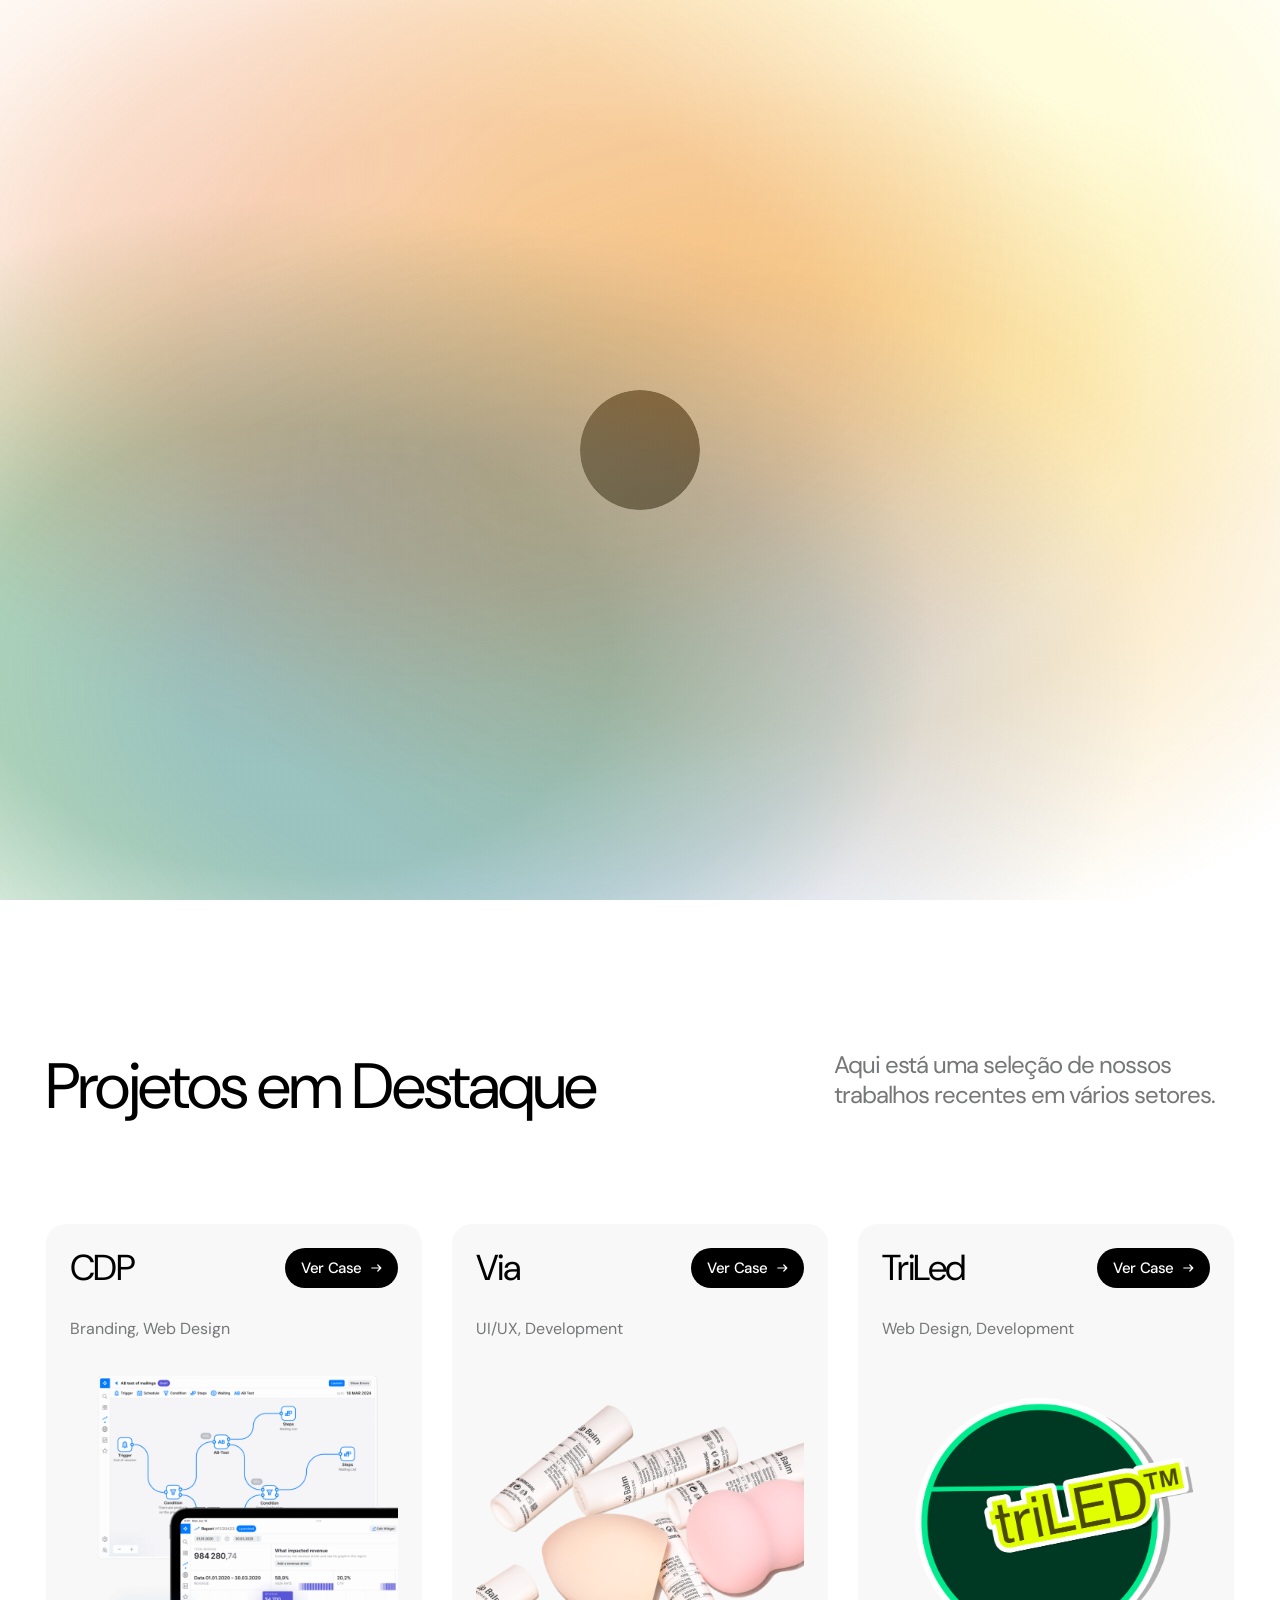
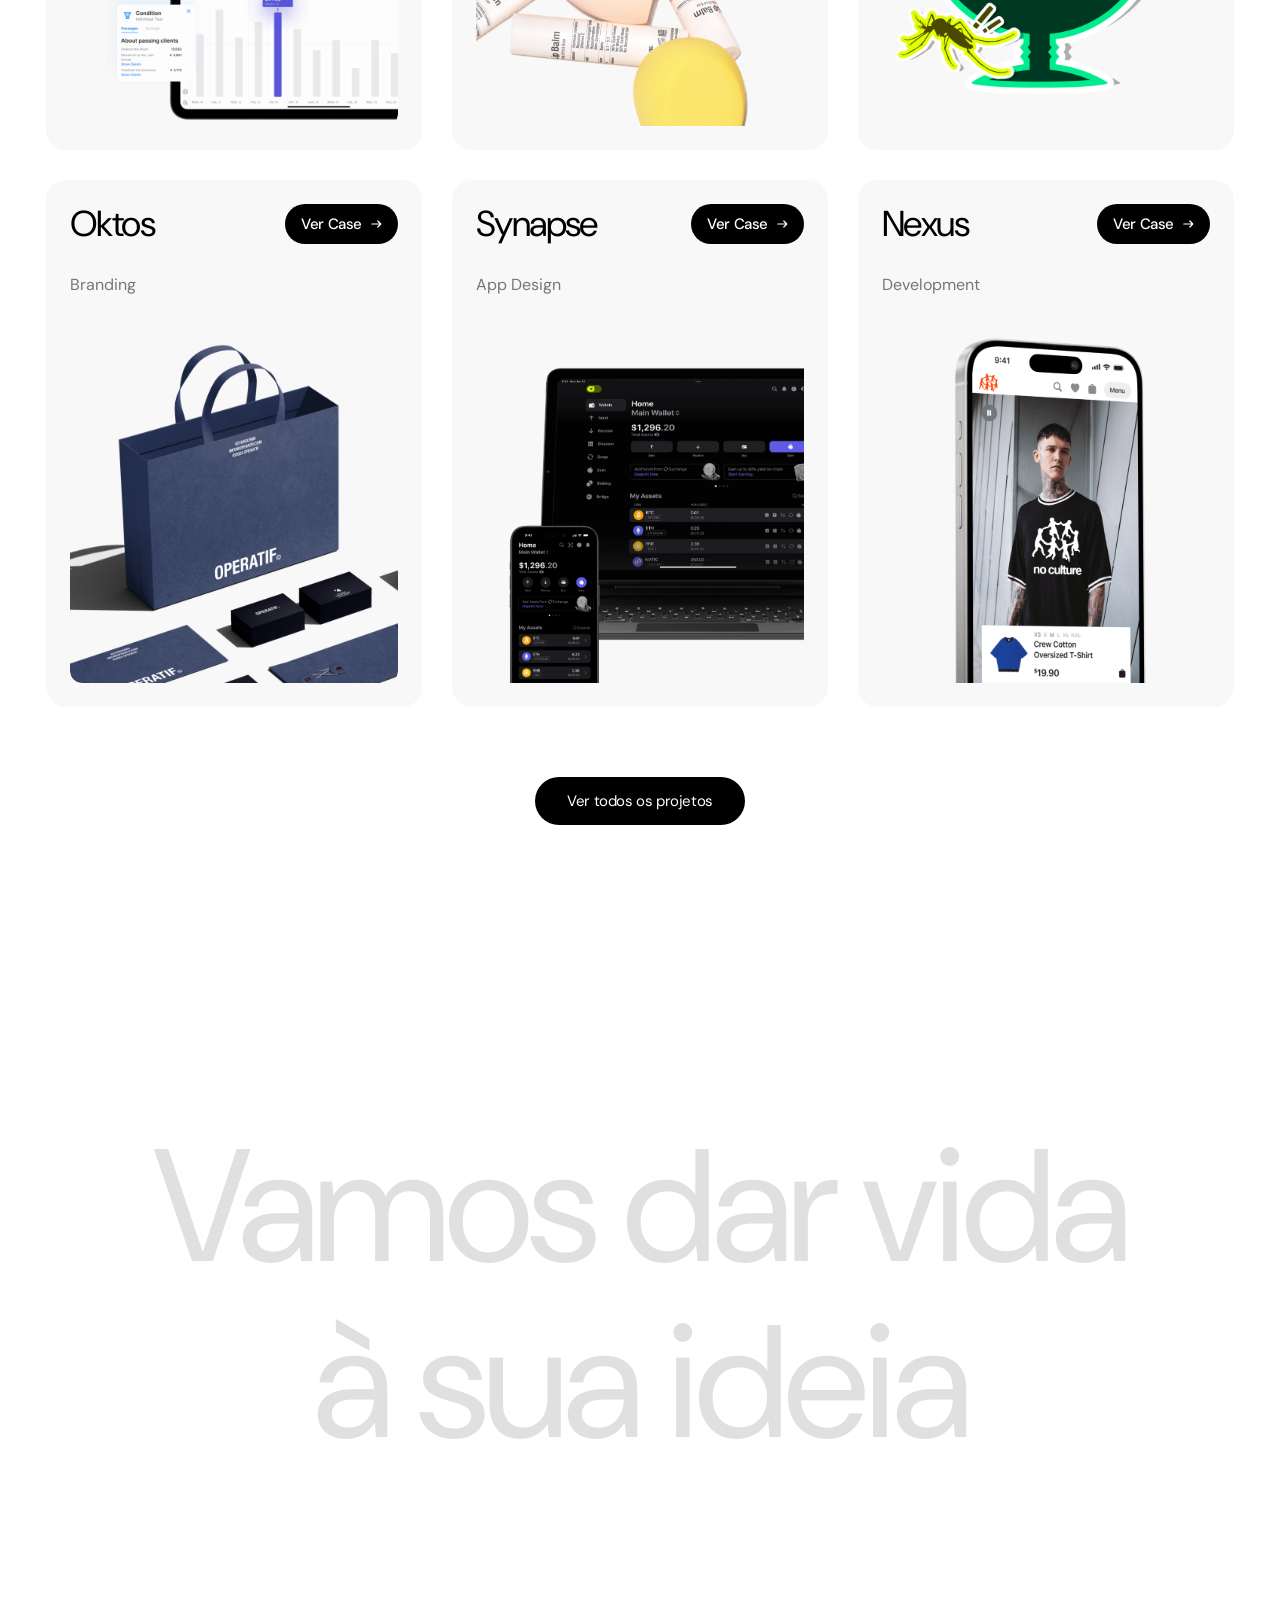
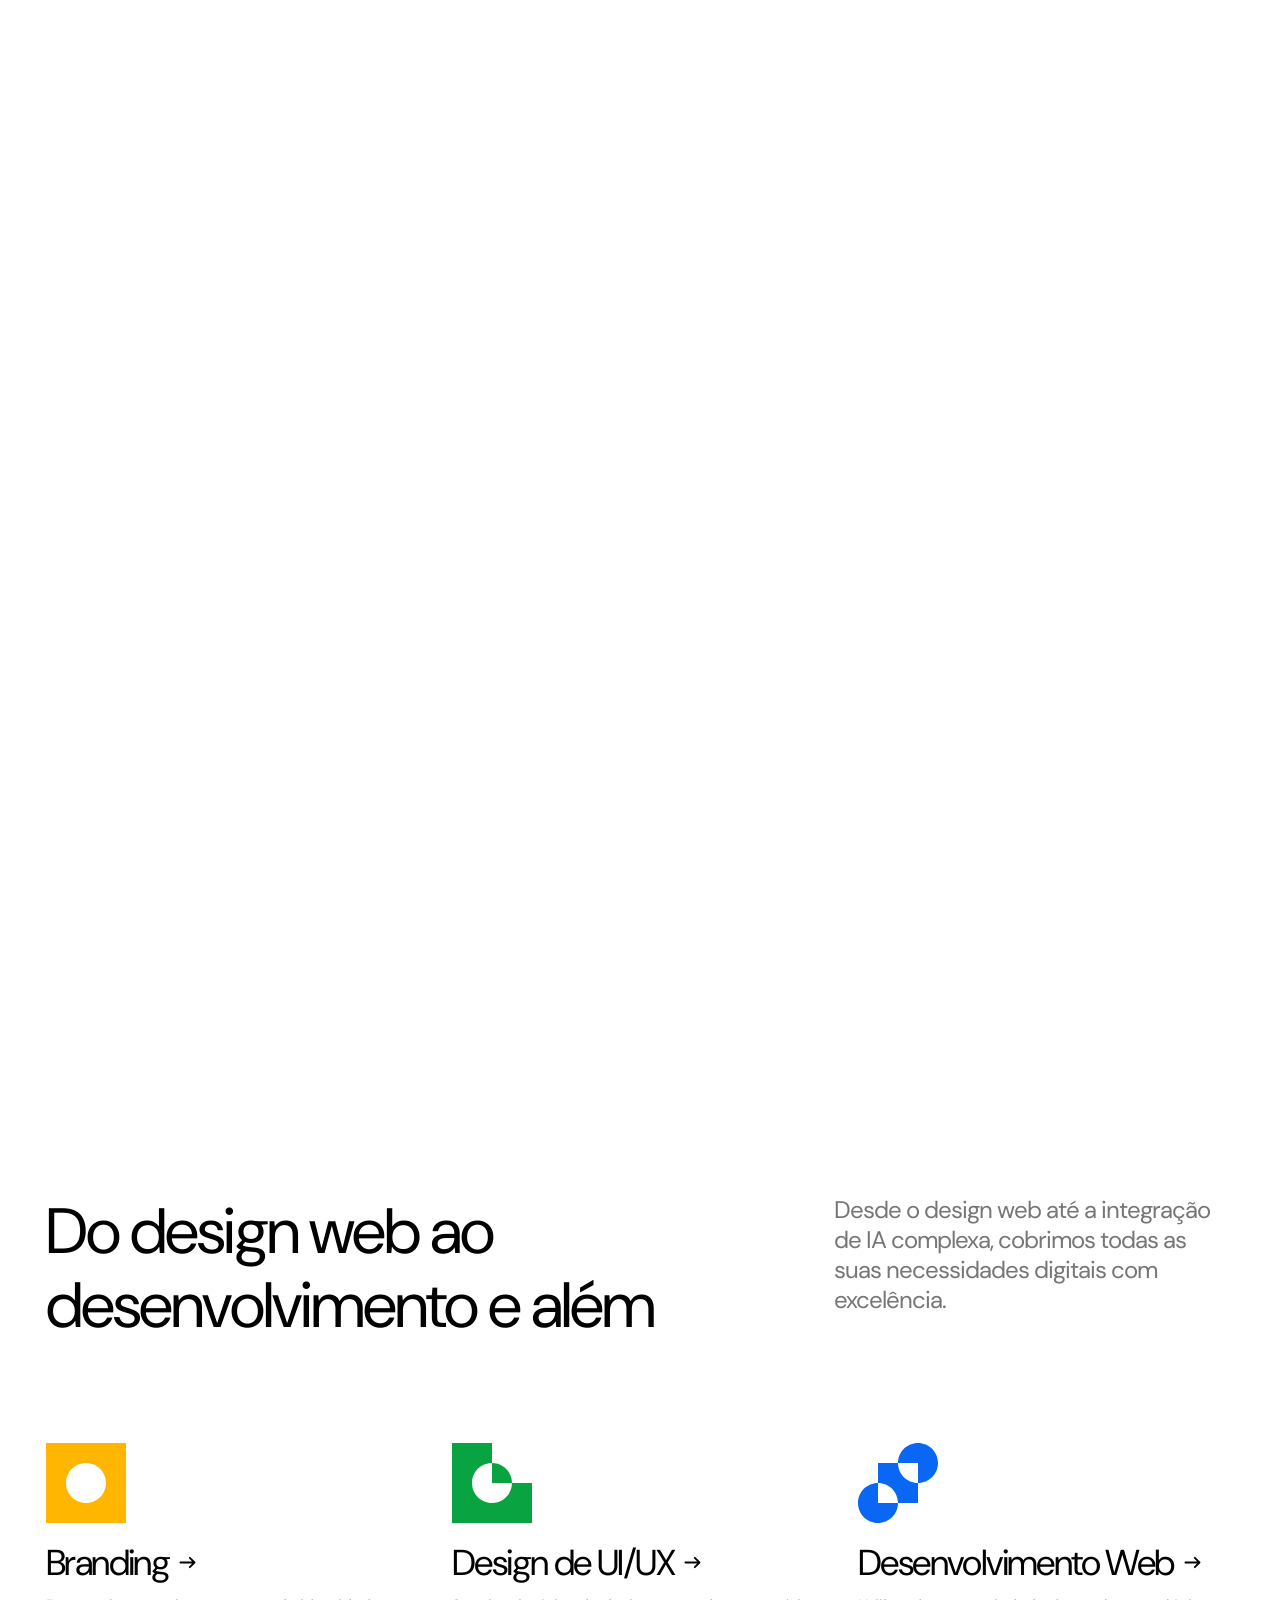
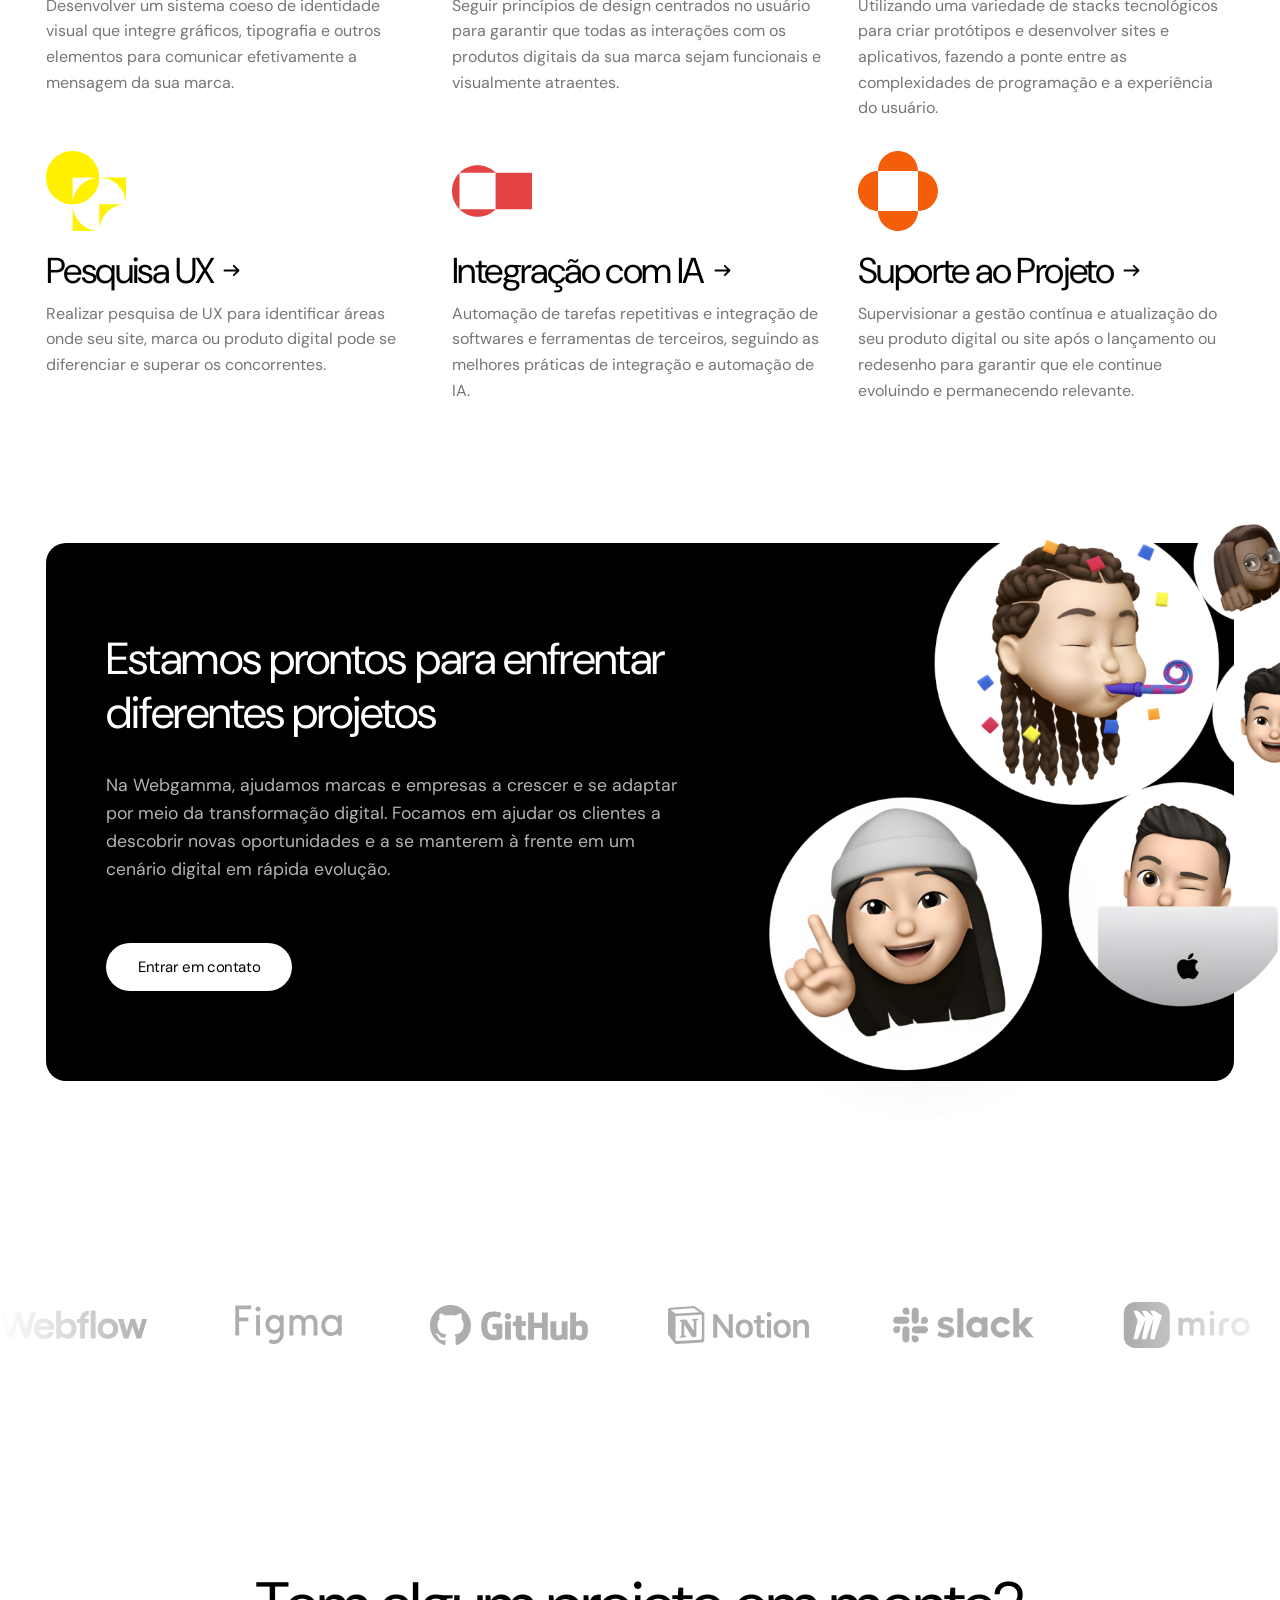
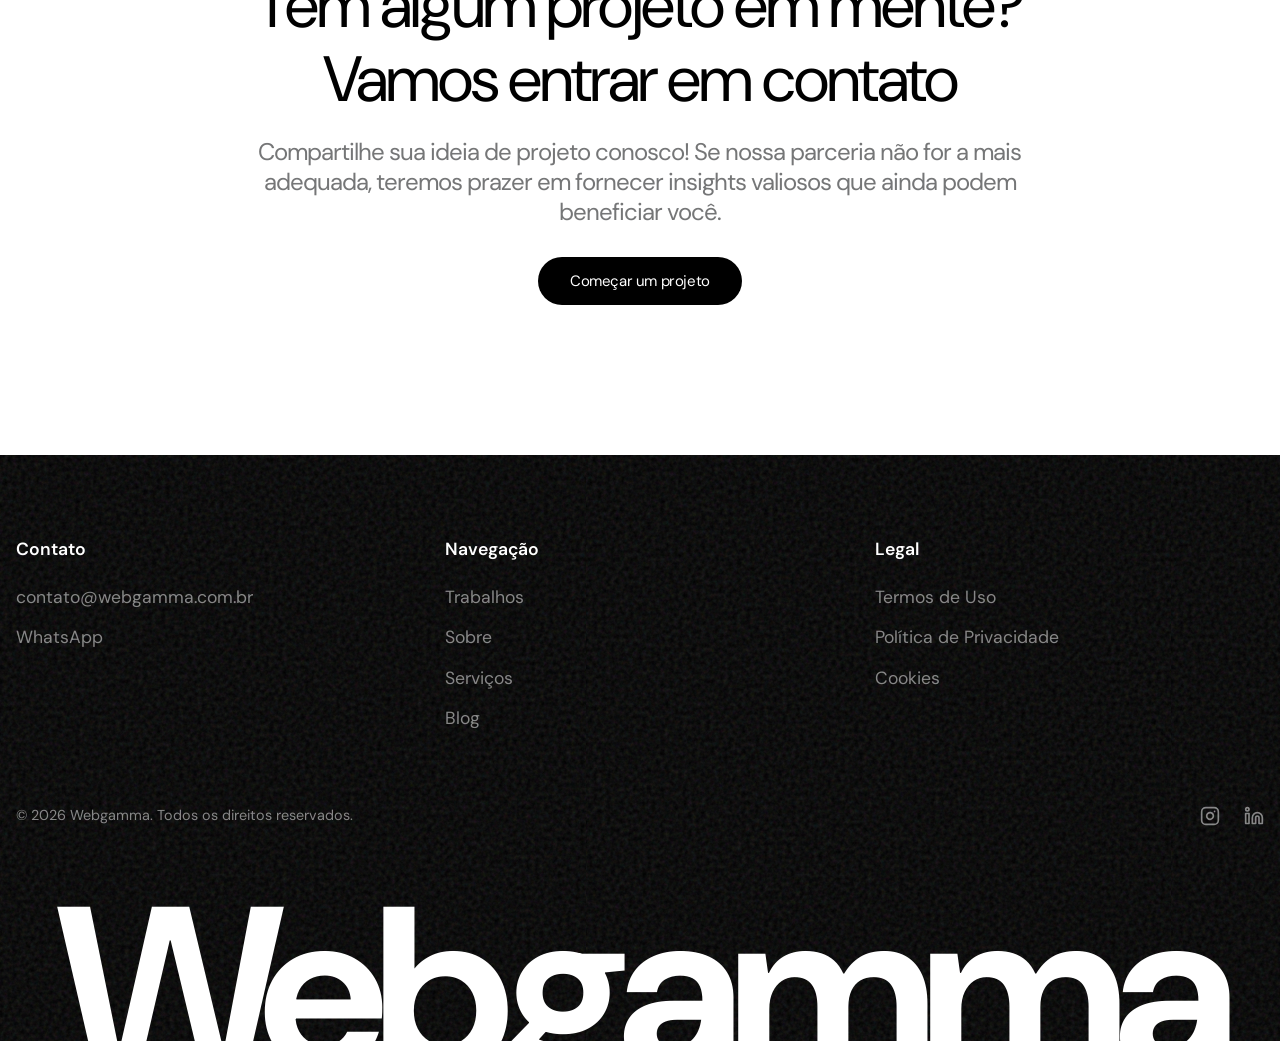
<file: index.html>
<!DOCTYPE html>
<html lang="en">

<head>
    <meta charset="UTF-8">
    <meta name="viewport" content="width=device-width, initial-scale=1.0">
    <title>Webgamma - UX Design, Branding and Web Design Agency</title>

    <!-- JANELAS POP-UP (MODAIS) -->
    <!-- Formulário de contato oculto por padrão. Só aparece quando o usuário clica em "Entrar em contato". -->
    <link rel="preconnect" href="https://fonts.googleapis.com">
    <link rel="preconnect" href="https://fonts.gstatic.com" crossorigin>
    <link
        href="https://fonts.googleapis.com/css2?family=DM+Sans:opsz,wght@9..40,400;9..40,500;9..40,700&family=Inter:wght@400;500;600&display=swap"
        rel="stylesheet">

    <!-- CSS -->
    <link rel="stylesheet" href="assets/css/variables.css">
    <link rel="stylesheet" href="assets/css/base.css">
    <link rel="stylesheet" href="assets/css/layout.css">
    <link rel="stylesheet" href="assets/css/components.css">
    <link rel="stylesheet" href="assets/css/sections.css">
    <link rel="stylesheet" href="assets/css/animations.css">
    <link rel="stylesheet" href="assets/css/responsive.css">


</head>

<body class="home">

    <!-- TELA DE CARREGAMENTO (PRELOADER) -->
    <!-- Esta div cobre a tela inteira enquanto os recursos estão carregando. 
         A animação de carregamento (bolinha preta) acontece aqui dentro. -->
    <div id="r-preloader" class="r-preloader">
        <canvas id="r-preloader-canvas"></canvas>
        <div class="r-preloader__container">
            <div class="r-preloader__background"></div>
            <div class="r-preloader__circle"></div>
        </div>
    </div>

    <!-- CABEÇALHO (HEADER) -->
    <!-- Barra de navegação fixa no topo. Contém o logotipo e o menu principal (navbar). -->
    <header id="masthead" class="site-header">
        <div class="container">
            <div class="r-header__item r-header__item--logo">
                <div class="site-logo">
                    <a href="#" rel="home">
                        <!-- Default Dark Logo -->
                        <img src="assets/images/Webgamma-logo-b-01.svg" class="custom-logo dark-logo" alt="Webgamma"
                            width="168" height="30">
                    </a>
                </div>
            </div>

            <div class="r-header__item r-header__item--menu">
                <div class="nav-container">
                    <ul class="main-menu">
                        <li><a href="#work">Trabalhos</a></li>
                        <li><a href="#about">Sobre</a></li>
                        <li class="menu-item-has-children">
                            <a href="#services">Serviços <span><svg class="menu-item__icon" width="10" height="6"
                                        viewBox="0 0 10 6" fill="none">
                                        <path d="M1 1L5 5L9 1" stroke="currentColor" stroke-width="1.5"
                                            stroke-linecap="round" stroke-linejoin="round" />
                                    </svg></span></a>
                            <ul class="sub-menu">
                                <li><a href="#branding">Branding</a></li>
                                <li><a href="#web-design">Design de Sites</a></li>
                                <li><a href="#development">Desenvolvimento</a></li>
                            </ul>
                        </li>
                        <li><a href="#blog">Blog</a></li>
                    </ul>

                    <div class="menu-sm-social">
                        <ul class="social-media-icons titles">
                            <li><a href="#">Instagram</a></li>
                            <li><a href="#">LinkedIn</a></li>
                            <li><a href="#">Behance</a></li>
                        </ul>
                    </div>
                </div>
            </div>

            <div class="r-header__item r-header__item--cta">
                <ul class="cta-menu">
                    <li><a href="#contact" class="open-popup" data-popup="#contact-popup">Vamos conversar</a></li>
                </ul>
            </div>

            <button class="menu-toggle nav-btn" aria-label="Toggle menu">
                <span></span>
                <span></span>
            </button>
        </div>
    </header>

    <main id="primary" class="site-main">

        <!-- SEÇÃO PRINCIPAL (HERO) -->
        <!-- Primeira seção visível ao carregar o site. Ela fica "fixa" (sticky) no fundo 
             enquanto você rola a página, criando um efeito de paralaxe (sumindo para trás). -->
        <section class="section section--hero">
            <div class="container">
                <div class="hero--home">
                    <div class="hero__content">
                        <div class="hero__title">
                            <h1 class="font-heading">Criando produtos digitais com propósito</h1>
                            <p class="hero__subtitle">Combinamos estratégia, design e tecnologia para construir
                                experiências digitais que apoiem os objetivos do seu negócio.</p>
                        </div>
                        <div class="hero__links">
                            <a href="#service-1" class="hero__link r-image is-svg" aria-label="UI/UX Design">
                                <div class="r-image-mask"><img src="assets/images/UI-UX-hero-01.svg" alt="UI/UX Design">
                                </div>
                            </a>
                            <a href="#service-2" class="hero__link r-image is-svg" aria-label="Development">
                                <div class="r-image-mask"><img src="assets/images/Development-hero-b-01.svg"
                                        alt="Development"></div>
                            </a>
                            <a href="#service-3" class="hero__link r-image is-svg" aria-label="Design Support">
                                <div class="r-image-mask"><img src="assets/images/Design-support-hero-01.svg"
                                        alt="Design Support"></div>
                            </a>
                            <a href="#service-4" class="hero__link r-image is-svg" aria-label="Integration">
                                <div class="r-image-mask"><img src="assets/images/Integration-hero-b-01.svg"
                                        alt="Integration"></div>
                            </a>
                            <a href="#service-5" class="hero__link r-image is-svg" aria-label="Branding">
                                <div class="r-image-mask"><img src="assets/images/Branding-hero-01.svg" alt="Branding">
                                </div>
                            </a>
                            <a href="#service-6" class="hero__link r-image is-svg" aria-label="Research">
                                <div class="r-image-mask"><img src="assets/images/Research-hero-b-01.svg"
                                        alt="Research"></div>
                            </a>
                        </div>
                    </div>
                </div>
            </div>
        </section>

        <!-- SEÇÃO DE PROJETOS EM DESTAQUE -->
        <!-- Exibe os cards de portfólio organizados em um layout "Masonry" (alvenaria), 
             onde a coluna do meio tem um espaçamento diferente para dar um visual dinâmico. -->
        <section class="section section--projects pt--150">
            <div class="container">
                <div class="section--header mb_3">
                    <div class="section__text scroll-animate">
                        <div class="text__heading">
                            <h2 class="font-heading has-large-font-size">Projetos em Destaque</h2>
                        </div>
                        <div class="text__content">
                            <p>Aqui está uma seleção de nossos trabalhos recentes em vários setores.</p>
                        </div>
                    </div>
                </div>

                <div class="grid-3 stagger-children">
                    <a href="#" class="project__item scroll-animate delay-1">
                        <div class="project__title">
                            <h3 class="font-heading has-medium-font-size">CDP</h3>
                            <span class="button button--alt">Ver Case <svg class="arrow-right"
                                    style="width:12px;height:12px;">
                                    <use href="#arrow-right"></use>
                                </svg></span>
                        </div>
                        <div class="card__tags mb_2">
                            <span class="tag fs-sm-13">Branding</span>
                            <span class="tag fs-sm-13">Web Design</span>
                        </div>
                        <div class="project__image">
                            <div class="r-image-mask">
                                <img src="assets/images/CDP-project-card-01-828x1024.png" alt="CDP Project">
                            </div>
                        </div>
                    </a>
                    <a href="#" class="project__item scroll-animate delay-2">
                        <div class="project__title">
                            <h3 class="font-heading has-medium-font-size">Via</h3>
                            <span class="button button--alt">Ver Case <svg class="arrow-right"
                                    style="width:12px;height:12px;">
                                    <use href="#arrow-right"></use>
                                </svg></span>
                        </div>
                        <div class="card__tags mb_2">
                            <span class="tag fs-sm-13">UI/UX</span>
                            <span class="tag fs-sm-13">Development</span>
                        </div>
                        <div class="project__image">
                            <div class="r-image-mask">
                                <img src="assets/images/Via-project-card-03-903x1024.png" alt="Via Project">
                            </div>
                        </div>
                    </a>
                    <a href="#" class="project__item scroll-animate delay-2">
                        <div class="project__title">
                            <h3 class="font-heading has-medium-font-size">TriLed</h3>
                            <span class="button button--alt">Ver Case <svg class="arrow-right"
                                    style="width:12px;height:12px;">
                                    <use href="#arrow-right"></use>
                                </svg></span>
                        </div>
                        <div class="card__tags mb_2">
                            <span class="tag fs-sm-13">Web Design</span>
                            <span class="tag fs-sm-13">Development</span>
                        </div>
                        <div class="project__image">
                            <div class="r-image-mask">
                                <img src="assets/images/triLed-project-card-01-1024x955.png" alt="TriLed Project">
                            </div>
                        </div>
                    </a>
                    <a href="#" class="project__item scroll-animate delay-3">
                        <div class="project__title">
                            <h3 class="font-heading has-medium-font-size">Oktos</h3>
                            <span class="button button--alt">Ver Case <svg class="arrow-right"
                                    style="width:12px;height:12px;">
                                    <use href="#arrow-right"></use>
                                </svg></span>
                        </div>
                        <div class="card__tags mb_2">
                            <span class="tag fs-sm-13">Branding</span>
                        </div>
                        <div class="project__image">
                            <div class="r-image-mask">
                                <img src="assets/images/Operatif-project-card-001-1024x918.png" alt="Oktos Project">
                            </div>
                        </div>
                    </a>
                    <a href="#" class="project__item scroll-animate delay-3">
                        <div class="project__title">
                            <h3 class="font-heading has-medium-font-size">Synapse</h3>
                            <span class="button button--alt">Ver Case <svg class="arrow-right"
                                    style="width:12px;height:12px;">
                                    <use href="#arrow-right"></use>
                                </svg></span>
                        </div>
                        <div class="card__tags mb_2">
                            <span class="tag fs-sm-13">App Design</span>
                        </div>
                        <div class="project__image">
                            <div class="r-image-mask">
                                <img src="assets/images/Ci-wallet-project-card-001-901x1024.png" alt="Synapse Project">
                            </div>
                        </div>
                    </a>
                    <a href="#" class="project__item scroll-animate delay-4">
                        <div class="project__title">
                            <h3 class="font-heading has-medium-font-size">Nexus</h3>
                            <span class="button button--alt">Ver Case <svg class="arrow-right"
                                    style="width:12px;height:12px;">
                                    <use href="#arrow-right"></use>
                                </svg></span>
                        </div>
                        <div class="card__tags mb_2">
                            <span class="tag fs-sm-13">Development</span>
                        </div>
                        <div class="project__image">
                            <div class="r-image-mask">
                                <img src="assets/images/No-culture-project-card-001-1024x955.png" alt="Nexus Project">
                            </div>
                        </div>
                    </a>
                </div>
                <div class="btn-wrap has-text-align-center pt_5 scroll-animate">
                    <a href="#work" class="button">
                        Ver todos os projetos
                    </a>
                </div>
            </div>
        </section>

        <!-- TEXTO GIGANTE REVELADO NO SCROLL -->
        <!-- Esta seção tem 200svh de altura para permitir que o texto fique fixo no meio da tela 
             enquanto a cor preta do texto é preenchida conforme a barra de rolagem desce. -->
        <section class="section text-large">
            <div class="container">
                <div class="text-large__pin">
                    <p class="font-heading has-gigantic-font-size">
                        <span class="r-line">Vamos dar vida</span>
                        <span class="r-line">à sua ideia</span>
                    </p>
                </div>
            </div>
        </section>

        <!-- GRADE DE SERVIÇOS -->
        <!-- Lista os serviços da agência em 3 colunas (grid-3). Usa ícones e botões com seta. -->
        <section class="section section--text-grid pt--150 pb--150">
            <div class="container">
                <div class="section--header mb_3">
                    <div class="section__text scroll-animate">
                        <div class="text__heading">
                            <h2 class="font-heading has-large-font-size">Do design web ao desenvolvimento e além</h2>
                        </div>
                        <div class="text__content">
                            <p>Desde o design web até a integração de IA complexa, cobrimos todas as suas necessidades
                                digitais com excelência.</p>
                        </div>
                    </div>
                </div>

                <div class="grid-3 stagger-children">
                    <div class="grid-3__item">
                        <div class="r-image-mask is-svg mb_2"><img src="assets/images/Branding-hero-01.svg"
                                alt="Branding"></div>
                        <a href="#branding" class="grid-3__item__url">
                            <h3 class="has-medium-font-size">Branding <svg class="arrow-right">
                                    <use href="#arrow-right"></use>
                                </svg></h3>
                        </a>
                        <p>Desenvolver um sistema coeso de identidade visual que integre gráficos, tipografia e outros
                            elementos para comunicar efetivamente a mensagem da sua marca.</p>
                    </div>
                    <div class="grid-3__item">
                        <div class="r-image-mask is-svg mb_2"><img src="assets/images/UI-UX-hero-01.svg"
                                alt="UI/UX Design"></div>
                        <a href="#ui-ux" class="grid-3__item__url">
                            <h3 class="has-medium-font-size">Design de UI/UX <svg class="arrow-right">
                                    <use href="#arrow-right"></use>
                                </svg></h3>
                        </a>
                        <p>Seguir princípios de design centrados no usuário para garantir que todas as interações com os
                            produtos digitais da sua marca sejam funcionais e visualmente atraentes.</p>
                    </div>
                    <div class="grid-3__item">
                        <div class="r-image-mask is-svg mb_2"><img src="assets/images/Development-hero-01.svg"
                                alt="Web Development"></div>
                        <a href="#development" class="grid-3__item__url">
                            <h3 class="has-medium-font-size">Desenvolvimento Web <svg class="arrow-right">
                                    <use href="#arrow-right"></use>
                                </svg></h3>
                        </a>
                        <p>Utilizando uma variedade de stacks tecnológicos para criar protótipos e desenvolver sites e
                            aplicativos, fazendo a ponte entre as complexidades de programação e a experiência do
                            usuário.</p>
                    </div>
                    <div class="grid-3__item">
                        <div class="r-image-mask is-svg mb_2"><img src="assets/images/Research-hero-01.svg"
                                alt="Research"></div>
                        <a href="#research" class="grid-3__item__url">
                            <h3 class="has-medium-font-size">Pesquisa UX <svg class="arrow-right">
                                    <use href="#arrow-right"></use>
                                </svg></h3>
                        </a>
                        <p>Realizar pesquisa de UX para identificar áreas onde seu site, marca ou produto digital pode
                            se diferenciar e superar os concorrentes.</p>
                    </div>
                    <div class="grid-3__item">
                        <div class="r-image-mask is-svg mb_2"><img src="assets/images/Integration-hero-b-t-s-01.svg"
                                alt="AI Integration"></div>
                        <a href="#ai" class="grid-3__item__url">
                            <h3 class="has-medium-font-size">Integração com IA <svg class="arrow-right">
                                    <use href="#arrow-right"></use>
                                </svg></h3>
                        </a>
                        <p>Automação de tarefas repetitivas e integração de softwares e ferramentas de terceiros,
                            seguindo as melhores práticas de integração e automação de IA.</p>
                    </div>
                    <div class="grid-3__item">
                        <div class="r-image-mask is-svg mb_2"><img src="assets/images/Design-support-hero-01.svg"
                                alt="Design Support"></div>
                        <a href="#support" class="grid-3__item__url">
                            <h3 class="has-medium-font-size">Suporte ao Projeto <svg class="arrow-right">
                                    <use href="#arrow-right"></use>
                                </svg></h3>
                        </a>
                        <p>Supervisionar a gestão contínua e atualização do seu produto digital ou site após o
                            lançamento ou redesenho para garantir que ele continue evoluindo e permanecendo relevante.
                        </p>
                    </div>
                </div>
            </div>
        </section>

        <!-- SEÇÃO "ESTAMOS PRONTOS" -->
        <!-- Um cartão grande e preto com um botão de ação. A imagem da equipe (memojis) 
             é posicionada de forma absoluta na direita para "vazar" do cartão. -->
        <section class="section section--ready">
            <div class="container">
                <div class="ready-card"
                    style="background-color: var(--color-heading); border-radius: var(--radius-xl); display: flex; align-items: center; position: relative;">
                    <div class="ready-content"
                        style="flex: 1; padding: 90px 60px; color: var(--color-white); max-width: 60%; position: relative; z-index: 2;">
                        <h2 class="font-heading mb_3 scroll-animate color-white"
                            style="font-size: 2.8rem; line-height: 1.2;">Estamos prontos para enfrentar
                            diferentes projetos</h2>
                        <p class="mb_4 scroll-animate delay-1"
                            style="color: rgba(255,255,255,0.7); font-size: 1.1rem; line-height: 1.6; margin-bottom: 60px;">
                            Na Webgamma,
                            ajudamos marcas e empresas a crescer e se adaptar por meio da transformação digital. Focamos
                            em ajudar os clientes a descobrir novas oportunidades e a se manterem à frente em um cenário
                            digital em rápida evolução.</p>
                        <a href="#contact" class="button button--primary scroll-animate delay-2 open-popup"
                            data-popup="#contact-popup"
                            style="background-color: var(--color-white); color: var(--color-heading);">Entrar em
                            contato</a>
                    </div>
                    <div class="ready-image scroll-animate delay-1"
                        style="position: absolute; right: -80px; top: -20%; bottom: -20%; width: 58%; pointer-events: none; z-index: 1;">
                        <img src="assets/images/Main-team-01-1024x901.png" alt="Equipe Webgamma"
                            style="width: 100%; height: 100%; object-fit: contain; object-position: right center;">
                    </div>
                </div>
            </div>
        </section>



        <!-- LOGOTIPOS DE PLATAFORMAS (INFINITE MARQUEE) -->
        <!-- Carrossel contínuo sem texto passando infinitamente -->
        <section class="section section--platforms pt--100 pb--100">
            <div class="platforms-marquee">
                <div class="platforms-marquee__track">
                    <!-- Set 1 -->
                    <div class="platforms__item"><img src="assets/images/Webflow.svg" alt="Webflow" height="48"></div>
                    <div class="platforms__item"><img src="assets/images/Main-figma.svg" alt="Figma" height="48"></div>
                    <div class="platforms__item"><img src="assets/images/Main-github.svg" alt="GitHub" height="48">
                    </div>
                    <div class="platforms__item"><img src="assets/images/Main-notion.svg" alt="Notion" height="48">
                    </div>
                    <div class="platforms__item"><img src="assets/images/Main-slack.svg" alt="Slack" height="48"></div>
                    <div class="platforms__item"><img src="assets/images/Main-miro.svg" alt="Miro" height="48"></div>
                    <!-- Set 2 -->
                    <div class="platforms__item"><img src="assets/images/Webflow.svg" alt="Webflow" height="48"></div>
                    <div class="platforms__item"><img src="assets/images/Main-figma.svg" alt="Figma" height="48"></div>
                    <div class="platforms__item"><img src="assets/images/Main-github.svg" alt="GitHub" height="48">
                    </div>
                    <div class="platforms__item"><img src="assets/images/Main-notion.svg" alt="Notion" height="48">
                    </div>
                    <div class="platforms__item"><img src="assets/images/Main-slack.svg" alt="Slack" height="48"></div>
                    <div class="platforms__item"><img src="assets/images/Main-miro.svg" alt="Miro" height="48"></div>
                    <!-- Set 3 -->
                    <div class="platforms__item"><img src="assets/images/Webflow.svg" alt="Webflow" height="48"></div>
                    <div class="platforms__item"><img src="assets/images/Main-figma.svg" alt="Figma" height="48"></div>
                    <div class="platforms__item"><img src="assets/images/Main-github.svg" alt="GitHub" height="48">
                    </div>
                    <div class="platforms__item"><img src="assets/images/Main-notion.svg" alt="Notion" height="48">
                    </div>
                    <div class="platforms__item"><img src="assets/images/Main-slack.svg" alt="Slack" height="48"></div>
                    <div class="platforms__item"><img src="assets/images/Main-miro.svg" alt="Miro" height="48"></div>
                </div>
            </div>
        </section>

        <!-- CHAMADA FINAL PARA CONTATO (CTA) -->
        <!-- Última seção antes do rodapé. Um convite centralizado com botão para abrir o pop-up de contato. -->
        <section class="section section--cta pt--100 pb--150 has-text-align-center">
            <div class="container">
                <div class="section__text scroll-animate">
                    <h2 class="font-heading has-large-font-size mb_2">Tem algum projeto em mente?<br>Vamos entrar em
                        contato</h2>
                    <p class="has-normal-font-size mb_3">Compartilhe sua ideia de projeto conosco! Se nossa parceria não
                        for a mais adequada, teremos prazer em fornecer insights valiosos que ainda podem beneficiar
                        você.</p>
                    <a href="#contact" class="button button--primary open-popup" data-popup="#contact-popup">Começar um
                        projeto</a>
                </div>
            </div>
        </section>

    </main>

    <!-- RODAPÉ (FOOTER) -->
    <!-- Contém e-mail de contato, links rápidos, redes sociais e menu sanfona para endereços. -->
    <footer id="colophon" class="site-footer">
        <div class="footer-noise"></div>
        <div class="container footer__container"
            style="display: flex; flex-direction: column; justify-content: space-between; min-height: 50vh; padding-top: 80px; position: relative; z-index: 2;">
            <div class="footer__top"
                style="display: grid; grid-template-columns: repeat(3, 1fr); gap: 40px; width: 100%;">

                <!-- Coluna 1: Contato -->
                <div class="footer__col">
                    <p class="footer__label"
                        style="color: var(--color-white); font-size: 1.1rem; font-weight: 600; margin-bottom: 20px;">
                        Contato</p>
                    <ul class="footer__list" style="list-style: none; padding: 0;">
                        <li style="margin-bottom: 12px;"><a href="mailto:contato@webgamma.com.br" class="footer__link"
                                style="color: rgba(255,255,255,0.5); text-decoration: none; font-size: 1.1rem; transition: color 0.3s;">contato@webgamma.com.br</a>
                        </li>
                        <li style="margin-bottom: 12px;"><a href="https://wa.me/5511999999999" target="_blank"
                                class="footer__link"
                                style="color: rgba(255,255,255,0.5); text-decoration: none; font-size: 1.1rem; transition: color 0.3s;">WhatsApp</a>
                        </li>
                    </ul>
                </div>

                <!-- Coluna 2: Navegação -->
                <div class="footer__col">
                    <p class="footer__label"
                        style="color: var(--color-white); font-size: 1.1rem; font-weight: 600; margin-bottom: 20px;">
                        Navegação</p>
                    <ul class="footer__list" style="list-style: none; padding: 0;">
                        <li style="margin-bottom: 12px;"><a href="#work" class="footer__link"
                                style="color: rgba(255,255,255,0.5); text-decoration: none; font-size: 1.1rem; transition: color 0.3s;">Trabalhos</a>
                        </li>
                        <li style="margin-bottom: 12px;"><a href="#about" class="footer__link"
                                style="color: rgba(255,255,255,0.5); text-decoration: none; font-size: 1.1rem; transition: color 0.3s;">Sobre</a>
                        </li>
                        <li style="margin-bottom: 12px;"><a href="#services" class="footer__link"
                                style="color: rgba(255,255,255,0.5); text-decoration: none; font-size: 1.1rem; transition: color 0.3s;">Serviços</a>
                        </li>
                        <li style="margin-bottom: 12px;"><a href="#blog" class="footer__link"
                                style="color: rgba(255,255,255,0.5); text-decoration: none; font-size: 1.1rem; transition: color 0.3s;">Blog</a>
                        </li>
                    </ul>
                </div>

                <!-- Coluna 3: Legal -->
                <div class="footer__col">
                    <p class="footer__label"
                        style="color: var(--color-white); font-size: 1.1rem; font-weight: 600; margin-bottom: 20px;">
                        Legal</p>
                    <ul class="footer__list" style="list-style: none; padding: 0;">
                        <li style="margin-bottom: 12px;"><a href="#" class="footer__link"
                                style="color: rgba(255,255,255,0.5); text-decoration: none; font-size: 1.1rem; transition: color 0.3s;">Termos
                                de Uso</a>
                        </li>
                        <li style="margin-bottom: 12px;"><a href="#" class="footer__link"
                                style="color: rgba(255,255,255,0.5); text-decoration: none; font-size: 1.1rem; transition: color 0.3s;">Política
                                de Privacidade</a></li>
                        <li style="margin-bottom: 12px;"><a href="#" class="footer__link"
                                style="color: rgba(255,255,255,0.5); text-decoration: none; font-size: 1.1rem; transition: color 0.3s;">Cookies</a>
                        </li>
                    </ul>
                </div>


            </div>

            <div class="footer__bottom">
                <div class="footer__copyright">
                    <p style="color: rgba(255,255,255,0.5); font-size: 0.9rem; margin: 0;">&copy; 2026 Webgamma. Todos
                        os direitos reservados.</p>
                </div>
                <div class="footer__social-icons">
                    <a href="#" aria-label="Instagram">
                        <svg width="20" height="20" viewBox="0 0 24 24" fill="none" stroke="currentColor"
                            stroke-width="2" stroke-linecap="round" stroke-linejoin="round">
                            <rect x="2" y="2" width="20" height="20" rx="5" ry="5"></rect>
                            <path d="M16 11.37A4 4 0 1 1 12.63 8 4 4 0 0 1 16 11.37z"></path>
                            <line x1="17.5" y1="6.5" x2="17.51" y2="6.5"></line>
                        </svg>
                    </a>
                    <a href="#" aria-label="LinkedIn">
                        <svg width="20" height="20" viewBox="0 0 24 24" fill="none" stroke="currentColor"
                            stroke-width="2" stroke-linecap="round" stroke-linejoin="round">
                            <path d="M16 8a6 6 0 0 1 6 6v7h-4v-7a2 2 0 0 0-2-2 2 2 0 0 0-2 2v7h-4v-7a6 6 0 0 1 6-6z">
                            </path>
                            <rect x="2" y="9" width="4" height="12"></rect>
                            <circle cx="4" cy="4" r="2"></circle>
                        </svg>
                    </a>
                </div>
            </div>

            <div class="footer__giant-brand"
                style="width: 100%; text-align: center; margin-top: 40px; overflow: hidden; transform: translateY(20%);">
                <div class="giant-text font-heading color-white"
                    style="font-size: 18vw; line-height: 0.75; letter-spacing: -0.06em; font-weight: 700; user-select: none;">
                    Webgamma</div>
            </div>
        </div>
    </footer>

    <!-- Contact Popup -->
    <div id="contact-popup" class="popup">
        <div class="popup__overlay dark"></div>
        <div class="popup__scroll container">
            <div class="popup__close close-popup" data-id="#contact-popup">
                <svg class="close" viewBox="0 0 24 24" fill="none">
                    <path fill-rule="evenodd" clip-rule="evenodd"
                        d="M10.2315 12.0002L0.113281 1.88203L1.88105 0.114258L11.9993 10.2325L22.1175 0.114258L23.8852 1.88203L13.767 12.0002L23.8841 22.1173L22.1163 23.8851L11.9993 13.768L1.88219 23.8851L0.114426 22.1173L10.2315 12.0002Z"
                        fill="white" />
                </svg>
            </div>
            <div class="popup__header">
                <div class="popup__form dark">
                    <h2 class="font-heading has-large-font-size mb_3">Vamos iniciar um projeto juntos</h2>
                    <form action="#" method="post">
                        <div class="form-group mb_2">
                            <input type="text" name="name" placeholder="Seu Nome" required>
                        </div>
                        <div class="form-group mb_2">
                            <input type="email" name="email" placeholder="Seu E-mail" required>
                        </div>
                        <div class="form-group mb_3">
                            <p class="mb_1 color-white">Quais serviços você procura?</p>
                            <div class="service-options">
                                <label><input type="checkbox" name="services[]" value="branding"><span
                                        class="wpcf7-list-item-label">Branding</span></label>
                                <label><input type="checkbox" name="services[]" value="web_design"><span
                                        class="wpcf7-list-item-label">Design de Sites</span></label>
                                <label><input type="checkbox" name="services[]" value="development"><span
                                        class="wpcf7-list-item-label">Desenvolvimento</span></label>
                            </div>
                        </div>
                        <div class="form-group mb_2">
                            <textarea name="message" placeholder="Detalhes do Projeto" rows="4"></textarea>
                        </div>
                        <div class="submit-wrap">
                            <input type="submit" value="Enviar Solicitação">
                        </div>
                    </form>
                </div>
            </div>
        </div>
    </div>

    <!-- SVGs for reuse -->
    <svg width="0" height="0" class="hidden" style="display: none;">
        <symbol viewBox="-2 -2 20 16" fill="none" id="arrow-right">
            <path d="M1 6H16M16 6L11 1M16 6L11 11" stroke="currentColor" stroke-width="2" stroke-linecap="round"
                stroke-linejoin="round" />
        </symbol>
        <symbol width="14" height="14" viewBox="0 0 14 14" fill="none" id="arrow-up-right">
            <path d="M2 12L12 2M12 2H4M12 2V10" stroke="currentColor" stroke-width="1.5" stroke-linecap="round"
                stroke-linejoin="round" />
        </symbol>
    </svg>

    <!-- Scripts -->
    <script src="assets/js/preloader.js"></script>
    <script src="assets/js/navigation.js"></script>
    <script src="assets/js/carousel.js"></script>
    <script src="assets/js/popups.js"></script>
    <script src="assets/js/scroll-animations.js"></script>
    <script src="assets/js/app.js"></script>
</body>

</html>
</file>
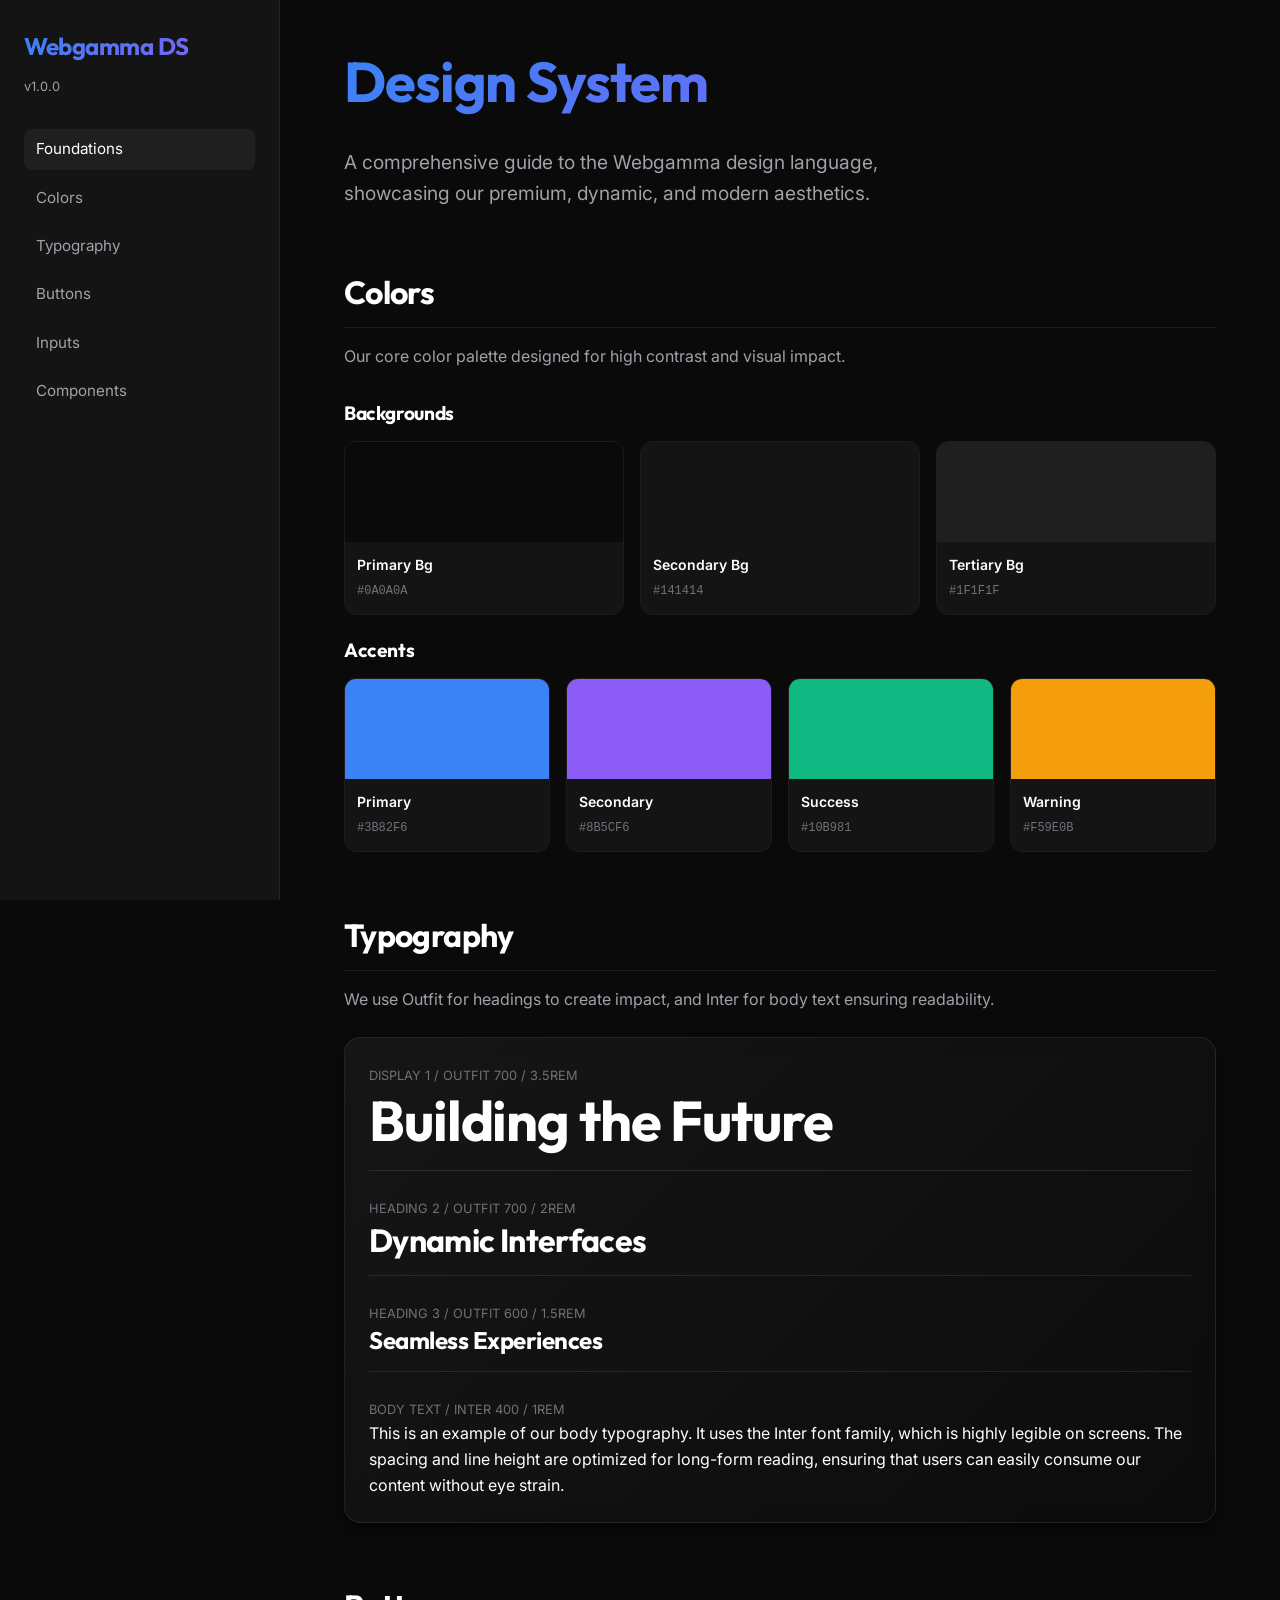
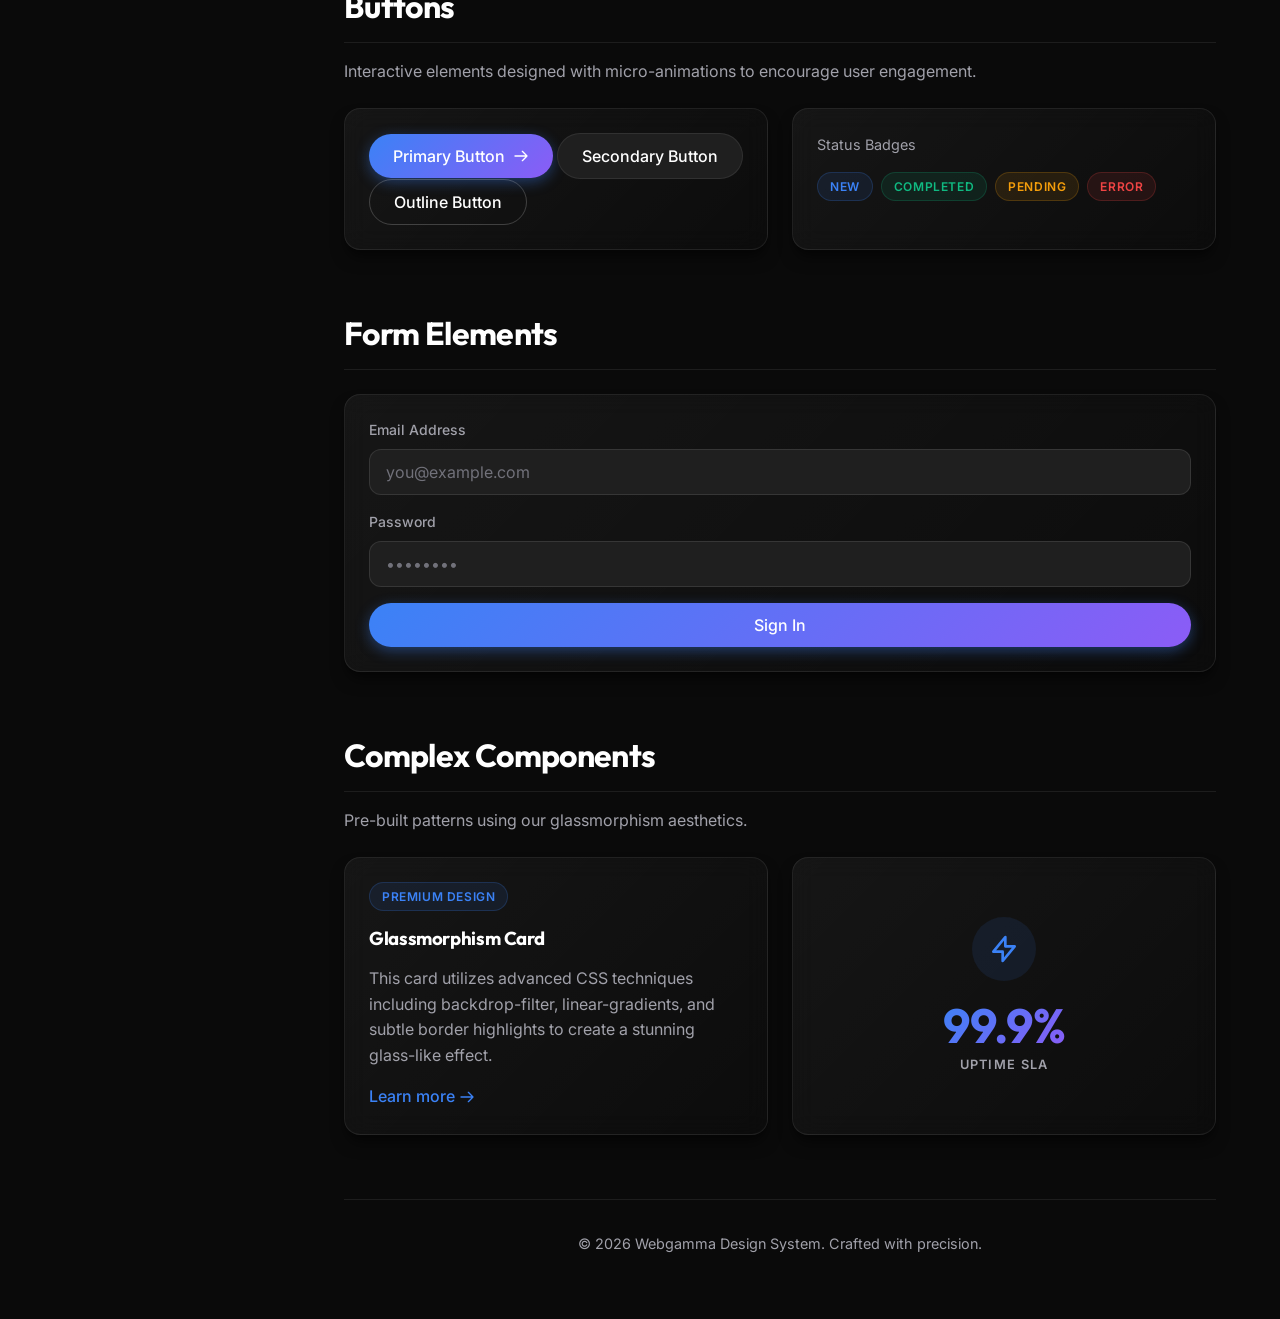
<file: assets/design_system.html>
<!DOCTYPE html>
<html lang="pt-BR">
<head>
    <meta charset="UTF-8">
    <meta name="viewport" content="width=device-width, initial-scale=1.0">
    <title>Design System - Webgamma</title>
    <link href="https://fonts.googleapis.com/css2?family=Inter:wght@300;400;500;600;700&family=Outfit:wght@400;500;700;800&display=swap" rel="stylesheet">
    <style>
        :root {
            /* Colors */
            --bg-primary: #0A0A0A;
            --bg-secondary: #141414;
            --bg-tertiary: #1F1F1F;
            
            --text-primary: #FFFFFF;
            --text-secondary: #A1A1AA;
            --text-muted: #71717A;
            
            --accent-primary: #3B82F6; /* Blue */
            --accent-secondary: #8B5CF6; /* Purple */
            --accent-success: #10B981;
            --accent-warning: #F59E0B;
            --accent-danger: #EF4444;

            /* Gradients */
            --gradient-primary: linear-gradient(135deg, var(--accent-primary), var(--accent-secondary));
            --gradient-glass: linear-gradient(135deg, rgba(255,255,255,0.05), rgba(255,255,255,0.01));

            /* Typography */
            --font-sans: 'Inter', sans-serif;
            --font-display: 'Outfit', sans-serif;
            
            /* Spacing */
            --space-1: 0.25rem;
            --space-2: 0.5rem;
            --space-3: 0.75rem;
            --space-4: 1rem;
            --space-6: 1.5rem;
            --space-8: 2rem;
            --space-12: 3rem;
            --space-16: 4rem;

            /* Border Radius */
            --radius-sm: 0.375rem;
            --radius-md: 0.5rem;
            --radius-lg: 0.75rem;
            --radius-xl: 1rem;
            --radius-full: 9999px;

            /* Shadows & Glassmorphism */
            --shadow-sm: 0 1px 2px 0 rgba(0, 0, 0, 0.05);
            --shadow-md: 0 4px 6px -1px rgba(0, 0, 0, 0.1), 0 2px 4px -1px rgba(0, 0, 0, 0.06);
            --shadow-lg: 0 10px 15px -3px rgba(0, 0, 0, 0.5), 0 4px 6px -2px rgba(0, 0, 0, 0.25);
            --glass-border: 1px solid rgba(255, 255, 255, 0.08);
            --glass-blur: blur(12px);
        }

        * {
            margin: 0;
            padding: 0;
            box-sizing: border-box;
        }

        body {
            font-family: var(--font-sans);
            background-color: var(--bg-primary);
            color: var(--text-primary);
            line-height: 1.6;
            -webkit-font-smoothing: antialiased;
            overflow-x: hidden;
        }

        /* Layout */
        .ds-layout {
            display: flex;
            min-height: 100vh;
        }

        .ds-sidebar {
            width: 280px;
            background: var(--bg-secondary);
            border-right: var(--glass-border);
            padding: var(--space-8) var(--space-6);
            position: fixed;
            height: 100vh;
            overflow-y: auto;
            z-index: 10;
        }

        .ds-main {
            flex: 1;
            margin-left: 280px;
            padding: var(--space-12) var(--space-16);
            max-width: 1200px;
        }

        /* Typography Styles */
        h1, h2, h3, h4, h5, h6 {
            font-family: var(--font-display);
            font-weight: 700;
            line-height: 1.2;
            margin-bottom: var(--space-4);
            letter-spacing: -0.02em;
        }

        .ds-title {
            font-size: 3.5rem;
            background: var(--gradient-primary);
            -webkit-background-clip: text;
            -webkit-text-fill-color: transparent;
            margin-bottom: var(--space-8);
        }

        .ds-section-title {
            font-size: 2rem;
            margin-top: var(--space-16);
            padding-bottom: var(--space-4);
            border-bottom: var(--glass-border);
        }

        p {
            color: var(--text-secondary);
            margin-bottom: var(--space-4);
        }

        /* Components */
        
        /* 1. Glass Card */
        .glass-card {
            background: var(--gradient-glass);
            backdrop-filter: var(--glass-blur);
            -webkit-backdrop-filter: var(--glass-blur);
            border: var(--glass-border);
            border-radius: var(--radius-xl);
            padding: var(--space-6);
            box-shadow: var(--shadow-lg);
            transition: transform 0.3s ease, box-shadow 0.3s ease;
        }

        .glass-card:hover {
            transform: translateY(-5px);
            box-shadow: 0 20px 25px -5px rgba(0, 0, 0, 0.5), 0 10px 10px -5px rgba(0, 0, 0, 0.25);
            border-color: rgba(255, 255, 255, 0.15);
        }

        /* 2. Buttons */
        .btn {
            display: inline-flex;
            align-items: center;
            justify-content: center;
            padding: var(--space-3) var(--space-6);
            border-radius: var(--radius-full);
            font-family: var(--font-sans);
            font-weight: 500;
            font-size: 1rem;
            cursor: pointer;
            transition: all 0.3s cubic-bezier(0.4, 0, 0.2, 1);
            border: none;
            outline: none;
            text-decoration: none;
            gap: var(--space-2);
        }

        .btn-primary {
            background: var(--gradient-primary);
            color: white;
            box-shadow: 0 4px 14px 0 rgba(59, 130, 246, 0.39);
        }

        .btn-primary:hover {
            transform: translateY(-2px);
            box-shadow: 0 6px 20px rgba(59, 130, 246, 0.5);
            filter: brightness(1.1);
        }

        .btn-secondary {
            background: var(--bg-tertiary);
            color: var(--text-primary);
            border: var(--glass-border);
        }

        .btn-secondary:hover {
            background: rgba(255, 255, 255, 0.1);
            transform: translateY(-2px);
        }

        .btn-outline {
            background: transparent;
            color: var(--text-primary);
            border: 1px solid rgba(255,255,255,0.2);
        }

        .btn-outline:hover {
            border-color: var(--text-primary);
            background: rgba(255,255,255,0.05);
        }

        /* 3. Inputs */
        .form-group {
            margin-bottom: var(--space-4);
        }

        .form-label {
            display: block;
            margin-bottom: var(--space-2);
            font-size: 0.875rem;
            font-weight: 500;
            color: var(--text-secondary);
        }

        .form-control {
            width: 100%;
            padding: var(--space-3) var(--space-4);
            background: var(--bg-tertiary);
            border: 1px solid rgba(255,255,255,0.1);
            border-radius: var(--radius-lg);
            color: var(--text-primary);
            font-family: var(--font-sans);
            font-size: 1rem;
            transition: all 0.3s ease;
        }

        .form-control:focus {
            outline: none;
            border-color: var(--accent-primary);
            box-shadow: 0 0 0 3px rgba(59, 130, 246, 0.2);
            background: var(--bg-secondary);
        }

        .form-control::placeholder {
            color: var(--text-muted);
        }

        /* Grid */
        .ds-grid {
            display: grid;
            grid-template-columns: repeat(auto-fit, minmax(300px, 1fr));
            gap: var(--space-6);
            margin-top: var(--space-6);
        }

        /* Color Swatches */
        .color-grid {
            display: grid;
            grid-template-columns: repeat(auto-fit, minmax(120px, 1fr));
            gap: var(--space-4);
        }

        .color-swatch {
            border-radius: var(--radius-lg);
            overflow: hidden;
            border: var(--glass-border);
        }

        .color-swatch-box {
            height: 100px;
            width: 100%;
        }

        .color-swatch-info {
            padding: var(--space-3);
            background: var(--bg-secondary);
        }

        .color-swatch-name {
            font-size: 0.875rem;
            font-weight: 600;
            display: block;
        }

        .color-swatch-hex {
            font-size: 0.75rem;
            color: var(--text-muted);
            font-family: monospace;
        }

        /* Sidebar Nav */
        .ds-nav {
            list-style: none;
            margin-top: var(--space-8);
        }

        .ds-nav li {
            margin-bottom: var(--space-2);
        }

        .ds-nav a {
            color: var(--text-secondary);
            text-decoration: none;
            display: block;
            padding: var(--space-2) var(--space-3);
            border-radius: var(--radius-md);
            transition: all 0.2s;
            font-size: 0.95rem;
        }

        .ds-nav a:hover, .ds-nav a.active {
            color: var(--text-primary);
            background: var(--bg-tertiary);
        }

        /* Badges */
        .badge {
            display: inline-flex;
            align-items: center;
            padding: 0.25rem 0.75rem;
            border-radius: var(--radius-full);
            font-size: 0.75rem;
            font-weight: 600;
            text-transform: uppercase;
            letter-spacing: 0.05em;
        }

        .badge-success { background: rgba(16, 185, 129, 0.1); color: var(--accent-success); border: 1px solid rgba(16, 185, 129, 0.2); }
        .badge-warning { background: rgba(245, 158, 11, 0.1); color: var(--accent-warning); border: 1px solid rgba(245, 158, 11, 0.2); }
        .badge-danger { background: rgba(239, 68, 68, 0.1); color: var(--accent-danger); border: 1px solid rgba(239, 68, 68, 0.2); }
        .badge-primary { background: rgba(59, 130, 246, 0.1); color: var(--accent-primary); border: 1px solid rgba(59, 130, 246, 0.2); }

        /* Animations */
        @keyframes fadeIn {
            from { opacity: 0; transform: translateY(20px); }
            to { opacity: 1; transform: translateY(0); }
        }

        .animate-fade-in {
            animation: fadeIn 0.6s ease-out forwards;
            opacity: 0;
        }
        
        .delay-1 { animation-delay: 0.1s; }
        .delay-2 { animation-delay: 0.2s; }
        .delay-3 { animation-delay: 0.3s; }
        
        /* Micro-interactions */
        .hover-lift {
            transition: transform 0.2s cubic-bezier(0.4, 0, 0.2, 1);
        }
        .hover-lift:hover {
            transform: translateY(-4px);
        }

        /* Custom Scrollbar */
        ::-webkit-scrollbar {
            width: 8px;
            height: 8px;
        }
        ::-webkit-scrollbar-track {
            background: var(--bg-primary);
        }
        ::-webkit-scrollbar-thumb {
            background: var(--bg-tertiary);
            border-radius: var(--radius-full);
        }
        ::-webkit-scrollbar-thumb:hover {
            background: var(--text-muted);
        }
    </style>
</head>
<body>

    <div class="ds-layout">
        <!-- Sidebar Navigation -->
        <aside class="ds-sidebar">
            <h2 style="font-size: 1.5rem; background: var(--gradient-primary); -webkit-background-clip: text; -webkit-text-fill-color: transparent;">Webgamma DS</h2>
            <p style="font-size: 0.8rem; margin-bottom: 0;">v1.0.0</p>
            
            <ul class="ds-nav">
                <li><a href="#foundations" class="active">Foundations</a></li>
                <li><a href="#colors">Colors</a></li>
                <li><a href="#typography">Typography</a></li>
                <li><a href="#buttons">Buttons</a></li>
                <li><a href="#inputs">Inputs</a></li>
                <li><a href="#components">Components</a></li>
            </ul>
        </aside>

        <!-- Main Content -->
        <main class="ds-main">
            <header class="animate-fade-in">
                <h1 class="ds-title">Design System</h1>
                <p style="font-size: 1.2rem; max-width: 600px;">A comprehensive guide to the Webgamma design language, showcasing our premium, dynamic, and modern aesthetics.</p>
            </header>

            <!-- Colors -->
            <section id="colors" class="animate-fade-in delay-1">
                <h2 class="ds-section-title">Colors</h2>
                <p>Our core color palette designed for high contrast and visual impact.</p>
                
                <h3 style="margin-top: var(--space-8); font-size: 1.2rem;">Backgrounds</h3>
                <div class="color-grid">
                    <div class="color-swatch hover-lift">
                        <div class="color-swatch-box" style="background: var(--bg-primary);"></div>
                        <div class="color-swatch-info">
                            <span class="color-swatch-name">Primary Bg</span>
                            <span class="color-swatch-hex">#0A0A0A</span>
                        </div>
                    </div>
                    <div class="color-swatch hover-lift">
                        <div class="color-swatch-box" style="background: var(--bg-secondary);"></div>
                        <div class="color-swatch-info">
                            <span class="color-swatch-name">Secondary Bg</span>
                            <span class="color-swatch-hex">#141414</span>
                        </div>
                    </div>
                    <div class="color-swatch hover-lift">
                        <div class="color-swatch-box" style="background: var(--bg-tertiary);"></div>
                        <div class="color-swatch-info">
                            <span class="color-swatch-name">Tertiary Bg</span>
                            <span class="color-swatch-hex">#1F1F1F</span>
                        </div>
                    </div>
                </div>

                <h3 style="margin-top: var(--space-6); font-size: 1.2rem;">Accents</h3>
                <div class="color-grid">
                    <div class="color-swatch hover-lift">
                        <div class="color-swatch-box" style="background: var(--accent-primary);"></div>
                        <div class="color-swatch-info">
                            <span class="color-swatch-name">Primary</span>
                            <span class="color-swatch-hex">#3B82F6</span>
                        </div>
                    </div>
                    <div class="color-swatch hover-lift">
                        <div class="color-swatch-box" style="background: var(--accent-secondary);"></div>
                        <div class="color-swatch-info">
                            <span class="color-swatch-name">Secondary</span>
                            <span class="color-swatch-hex">#8B5CF6</span>
                        </div>
                    </div>
                    <div class="color-swatch hover-lift">
                        <div class="color-swatch-box" style="background: var(--accent-success);"></div>
                        <div class="color-swatch-info">
                            <span class="color-swatch-name">Success</span>
                            <span class="color-swatch-hex">#10B981</span>
                        </div>
                    </div>
                    <div class="color-swatch hover-lift">
                        <div class="color-swatch-box" style="background: var(--accent-warning);"></div>
                        <div class="color-swatch-info">
                            <span class="color-swatch-name">Warning</span>
                            <span class="color-swatch-hex">#F59E0B</span>
                        </div>
                    </div>
                </div>
            </section>

            <!-- Typography -->
            <section id="typography" class="animate-fade-in delay-2">
                <h2 class="ds-section-title">Typography</h2>
                <p>We use Outfit for headings to create impact, and Inter for body text ensuring readability.</p>
                
                <div class="glass-card" style="margin-top: var(--space-6);">
                    <div style="margin-bottom: var(--space-6); border-bottom: 1px solid rgba(255,255,255,0.1); padding-bottom: var(--space-4);">
                        <span style="color: var(--text-muted); font-size: 0.8rem; text-transform: uppercase;">Display 1 / Outfit 700 / 3.5rem</span>
                        <h1 style="font-size: 3.5rem; margin-bottom: 0;">Building the Future</h1>
                    </div>
                    <div style="margin-bottom: var(--space-6); border-bottom: 1px solid rgba(255,255,255,0.1); padding-bottom: var(--space-4);">
                        <span style="color: var(--text-muted); font-size: 0.8rem; text-transform: uppercase;">Heading 2 / Outfit 700 / 2rem</span>
                        <h2 style="font-size: 2rem; margin-bottom: 0;">Dynamic Interfaces</h2>
                    </div>
                    <div style="margin-bottom: var(--space-6); border-bottom: 1px solid rgba(255,255,255,0.1); padding-bottom: var(--space-4);">
                        <span style="color: var(--text-muted); font-size: 0.8rem; text-transform: uppercase;">Heading 3 / Outfit 600 / 1.5rem</span>
                        <h3 style="font-size: 1.5rem; margin-bottom: 0;">Seamless Experiences</h3>
                    </div>
                    <div>
                        <span style="color: var(--text-muted); font-size: 0.8rem; text-transform: uppercase;">Body Text / Inter 400 / 1rem</span>
                        <p style="margin-bottom: 0; color: var(--text-primary);">This is an example of our body typography. It uses the Inter font family, which is highly legible on screens. The spacing and line height are optimized for long-form reading, ensuring that users can easily consume our content without eye strain.</p>
                    </div>
                </div>
            </section>

            <!-- Buttons -->
            <section id="buttons" class="animate-fade-in delay-3">
                <h2 class="ds-section-title">Buttons</h2>
                <p>Interactive elements designed with micro-animations to encourage user engagement.</p>
                
                <div class="ds-grid">
                    <div class="glass-card d-flex flex-column" style="gap: 1rem; align-items: flex-start;">
                        <button class="btn btn-primary">
                            Primary Button
                            <svg width="16" height="16" fill="none" stroke="currentColor" stroke-width="2" viewBox="0 0 24 24"><path stroke-linecap="round" stroke-linejoin="round" d="M14 5l7 7m0 0l-7 7m7-7H3"></path></svg>
                        </button>
                        <button class="btn btn-secondary">Secondary Button</button>
                        <button class="btn btn-outline">Outline Button</button>
                    </div>
                    <div class="glass-card d-flex flex-column" style="gap: 1rem; align-items: flex-start;">
                        <p style="font-size: 0.9rem;">Status Badges</p>
                        <div style="display: flex; gap: 0.5rem; flex-wrap: wrap;">
                            <span class="badge badge-primary">New</span>
                            <span class="badge badge-success">Completed</span>
                            <span class="badge badge-warning">Pending</span>
                            <span class="badge badge-danger">Error</span>
                        </div>
                    </div>
                </div>
            </section>

            <!-- Inputs -->
            <section id="inputs" class="animate-fade-in delay-3">
                <h2 class="ds-section-title">Form Elements</h2>
                
                <div class="ds-grid">
                    <div class="glass-card">
                        <div class="form-group">
                            <label class="form-label">Email Address</label>
                            <input type="email" class="form-control" placeholder="you@example.com">
                        </div>
                        <div class="form-group">
                            <label class="form-label">Password</label>
                            <input type="password" class="form-control" placeholder="••••••••">
                        </div>
                        <button class="btn btn-primary" style="width: 100%;">Sign In</button>
                    </div>
                </div>
            </section>

            <!-- Components -->
            <section id="components" class="animate-fade-in delay-3">
                <h2 class="ds-section-title">Complex Components</h2>
                <p>Pre-built patterns using our glassmorphism aesthetics.</p>
                
                <div class="ds-grid">
                    <!-- Glass Card Example -->
                    <div class="glass-card">
                        <span class="badge badge-primary" style="margin-bottom: var(--space-4);">Premium Design</span>
                        <h3>Glassmorphism Card</h3>
                        <p>This card utilizes advanced CSS techniques including backdrop-filter, linear-gradients, and subtle border highlights to create a stunning glass-like effect.</p>
                        <a href="#" style="color: var(--accent-primary); text-decoration: none; font-weight: 500; display: inline-flex; align-items: center; gap: 0.25rem;">
                            Learn more
                            <svg width="16" height="16" fill="none" stroke="currentColor" stroke-width="2" viewBox="0 0 24 24"><path stroke-linecap="round" stroke-linejoin="round" d="M14 5l7 7m0 0l-7 7m7-7H3"></path></svg>
                        </a>
                    </div>

                    <!-- Stats Card Example -->
                    <div class="glass-card" style="display: flex; flex-direction: column; justify-content: center; align-items: center; text-align: center;">
                        <div style="width: 64px; height: 64px; border-radius: 50%; background: rgba(59, 130, 246, 0.1); display: flex; align-items: center; justify-content: center; margin-bottom: var(--space-4);">
                            <svg width="32" height="32" fill="none" stroke="var(--accent-primary)" stroke-width="2" viewBox="0 0 24 24"><path stroke-linecap="round" stroke-linejoin="round" d="M13 10V3L4 14h7v7l9-11h-7z"></path></svg>
                        </div>
                        <h2 style="font-size: 3rem; margin-bottom: 0; background: var(--gradient-primary); -webkit-background-clip: text; -webkit-text-fill-color: transparent;">99.9%</h2>
                        <p style="margin-bottom: 0; text-transform: uppercase; letter-spacing: 0.1em; font-size: 0.8rem; font-weight: 600;">Uptime SLA</p>
                    </div>
                </div>
            </section>
            
            <footer style="margin-top: var(--space-16); padding-top: var(--space-8); border-top: var(--glass-border); text-align: center; color: var(--text-muted); font-size: 0.9rem;">
                <p>&copy; 2026 Webgamma Design System. Crafted with precision.</p>
            </footer>
        </main>
    </div>

    <script>
        // Simple active state toggle for nav
        document.querySelectorAll('.ds-nav a').forEach(link => {
            link.addEventListener('click', function() {
                document.querySelectorAll('.ds-nav a').forEach(l => l.classList.remove('active'));
                this.classList.add('active');
            });
        });
    </script>
</body>
</html>
</file>
<file: assets/css/variables.css>
/* ============================================
   VARIABLES.CSS - Design Tokens
   Webgamma Replica v1.0.0
   ============================================ */

:root {
    /* ─── Color Palette: Backgrounds ─── */
    --bg-primary: #FFFFFF;
    --bg-secondary: #F8F8F8;
    --bg-footer: #000000;

    /* ─── Color Palette: Text ─── */
    --color-heading: #000000;
    --color-primary: #757677;
    --color-footer: #808080;
    --color-footer-nav: #FFFFFF;
    --color-white: #FFFFFF;
    --color-gray: #808080;

    /* ─── Color Palette: Accents (circle dots on slides) ─── */
    --accent-green: #0aa342;
    --accent-blue: #0967f4;
    --accent-yellow: #ffb600;
    --accent-light-yellow: #fff100;
    --accent-orange: #f45e09;

    /* ─── Typography ─── */
    /* DM Sans = similar open-source substitute for Euclid Circular A */
    --font-heading: 'DM Sans', Arial, 'Helvetica Neue', sans-serif;
    --font-body: 'DM Sans', Arial, 'Helvetica Neue', sans-serif;
    --font-inter: 'Inter', Arial, sans-serif;

    /* ─── Responsive Font Sizes (matching original breakpoints) ─── */
    /* Mobile (< 768px) */
    --fs-small: 15px;
    --lh-small: 24px;
    --ls-small: -0.4px;
    --fs-normal: 17px;
    --lh-normal: 22px;
    --ls-normal: -0.041666em;
    --fs-medium: 22px;
    --lh-medium: 28px;
    --ls-medium: -0.04444em;
    --fs-large: 34px;
    --lh-large: 41px;
    --ls-large: -0.03125em;
    --fs-huge: 34px;
    --lh-huge: 41px;
    --ls-huge: -0.025em;
    --fs-gigantic: 48px;
    --lh-gigantic: 1.25em;
    --ls-gigantic: -0.025em;

    /* ─── Spacing ─── */
    --space-1: 0.25rem;    /* 4px */
    --space-2: 0.5rem;     /* 8px */
    --space-3: 0.75rem;    /* 12px */
    --space-4: 1rem;       /* 16px */
    --space-5: 1.25rem;    /* 20px */
    --space-6: 1.5rem;     /* 24px */
    --space-8: 2rem;       /* 32px */
    --space-10: 2.5rem;    /* 40px */
    --space-12: 3rem;      /* 48px */
    --space-16: 4rem;      /* 64px */
    --space-20: 5rem;      /* 80px */

    /* ─── Layout ─── */
    --content-width: 1600px;
    --container-padding: 1rem;

    /* ─── Border Radius ─── */
    --radius-sm: 4px;
    --radius-md: 8px;
    --radius-lg: 12px;
    --radius-xl: 20px;
    --radius-full: 9999px;

    /* ─── Shadows ─── */
    --shadow-sm: 0 1px 3px rgba(0, 0, 0, 0.06);
    --shadow-md: 0 4px 12px rgba(0, 0, 0, 0.08);
    --shadow-lg: 0 8px 30px rgba(0, 0, 0, 0.12);

    /* ─── Transitions ─── */
    --transition-fast: 0.15s ease;
    --transition-base: 0.2s ease;
    --transition-smooth: 0.3s cubic-bezier(0.4, 0, 0.2, 1);
    --transition-slow: 0.6s cubic-bezier(0.23, 1, 0.32, 1);

    /* ─── Z-Index Scale ─── */
    --z-header: 100;
    --z-menu: 200;
    --z-popup: 300;
    --z-preloader: 100000;
}

/* ─── Tablet Breakpoint (768px - 1199px) ─── */
@media (min-width: 768px) and (max-width: 1199px) {
    :root {
        --fs-normal: 24px;
        --lh-normal: 30px;
        --fs-medium: 36px;
        --lh-medium: 40px;
        --fs-large: 64px;
        --lh-large: 74px;
        --fs-huge: 120px;
        --lh-huge: 1em;
        --fs-gigantic: 120px;
        --lh-gigantic: 1em;
    }
}

/* ─── Desktop Breakpoint (1200px+) ─── */
@media (min-width: 1200px) {
    :root {
        --fs-normal: 24px;
        --lh-normal: 30px;
        --fs-medium: 36px;
        --lh-medium: 40px;
        --fs-large: 64px;
        --lh-large: 74px;
        --fs-huge: 120px;
        --lh-huge: 1em;
        --fs-gigantic: 160px;
        --lh-gigantic: 1em;
    }
}
</file>
<file: assets/css/base.css>
/* ============================================
   BASE.CSS - Reset & Typography Foundation
   Webgamma Replica v1.0.0
   ============================================ */

/* ─── Reset ─── */
*,
*::before,
*::after {
    margin: 0;
    padding: 0;
    box-sizing: border-box;
}

html {
    scroll-behavior: smooth;
    -webkit-text-size-adjust: 100%;
}

body {
    font-family: var(--font-body);
    background-color: var(--bg-primary);
    color: var(--color-primary);
    line-height: 1.6;
    font-weight: 400;
    -webkit-font-smoothing: antialiased;
    -moz-osx-font-smoothing: grayscale;
    overflow-x: clip;
}

/* ─── Utilities ─── */
.bg-primary {
    background-color: var(--bg-primary);
}
.bg-secondary {
    background-color: var(--bg-secondary);
}

/* ─── Typography ─── */
h1, h2, h3, h4, h5, h6,
.font-heading {
    font-family: var(--font-heading);
    color: var(--color-heading);
    font-weight: 400;
    line-height: 1.2;
    letter-spacing: -0.02em;
}

h1 {
    font-size: var(--fs-huge);
    line-height: var(--lh-huge);
    letter-spacing: var(--ls-huge);
}

h2 {
    font-size: var(--fs-large);
    line-height: var(--lh-large);
    letter-spacing: var(--ls-large);
}

h3 {
    font-size: var(--fs-medium);
    line-height: var(--lh-medium);
    letter-spacing: var(--ls-medium);
}

p {
    color: var(--color-primary);
    margin-bottom: 0;
}

a {
    color: inherit;
    text-decoration: none;
    transition: opacity var(--transition-base);
}

a:hover {
    opacity: 0.7;
}

img {
    max-width: 100%;
    height: auto;
    display: block;
}

ul, ol {
    list-style: none;
}

button {
    font-family: inherit;
    cursor: pointer;
    border: none;
    background: none;
    outline: none;
}

input, textarea, select {
    font-family: inherit;
    outline: none;
}

/* ─── Selection ─── */
::selection {
    background: var(--color-heading);
    color: var(--bg-primary);
}

/* ─── Custom Scrollbar ─── */
::-webkit-scrollbar {
    width: 6px;
    height: 6px;
}

::-webkit-scrollbar-track {
    background: var(--bg-primary);
}

::-webkit-scrollbar-thumb {
    background: #d0d0d0;
    border-radius: var(--radius-full);
}

::-webkit-scrollbar-thumb:hover {
    background: #aaa;
}

/* ─── Font Size Utilities (matching original) ─── */
.has-small-font-size {
    font-size: var(--fs-small) !important;
    line-height: var(--lh-small) !important;
    letter-spacing: var(--ls-small) !important;
}

.has-normal-font-size,
.fs-sm-normal {
    font-size: var(--fs-normal);
    line-height: var(--lh-normal);
    letter-spacing: var(--ls-normal);
}

.has-medium-font-size {
    font-size: var(--fs-medium);
    line-height: var(--lh-medium);
    letter-spacing: var(--ls-medium);
}

.has-large-font-size {
    font-size: var(--fs-large);
    line-height: var(--lh-large);
    letter-spacing: var(--ls-large);
}

.has-huge-font-size {
    font-size: var(--fs-huge);
    line-height: var(--lh-huge);
    letter-spacing: var(--ls-huge);
}

.has-gigantic-font-size {
    font-size: var(--fs-gigantic);
    line-height: var(--lh-gigantic);
    letter-spacing: var(--ls-gigantic);
}

/* Font Size Specific */
.fs-48 { font-size: 48px; }
.fs-20 { font-size: 20px; }
.fs-18 { font-size: 18px; }
.fs-sm-28 { font-size: 28px; }
.fs-sm-22 { font-size: 22px; }
.fs-sm-15 { font-size: 15px; }
.fs-sm-13 { font-size: 13px; }
.fs-sm-34 { font-size: 34px; }

.font-inter {
    font-family: var(--font-inter);
}

.color-heading {
    color: var(--color-heading);
}

.color-white {
    color: var(--color-white);
}

.color-gray {
    color: var(--color-gray);
}

/* ─── Skip Link ─── */
.skip-link {
    position: absolute;
    top: -100%;
    left: 0;
    z-index: 9999;
    padding: 8px 16px;
    background: var(--color-heading);
    color: var(--bg-primary);
}

.skip-link:focus {
    top: 0;
}
</file>
<file: assets/css/layout.css>
/* ============================================
   LAYOUT.CSS - Container, Grid & Spacing Utilities
   Webgamma Replica v1.0.0
   ============================================ */

/* ─── Container ─── */
.container {
    width: 100%;
    max-width: calc(var(--content-width) + 2 * var(--container-padding));
    margin: 0 auto;
    padding-left: var(--container-padding);
    padding-right: var(--container-padding);
}

/* ─── Section Wrapper ─── */
.section {
    position: relative;
}

.section-wide {
    width: 100%;
    max-width: calc(var(--content-width) + 2rem);
    margin: 0 auto;
    padding-left: 1rem;
    padding-right: 1rem;
}

/* ─── Flexbox Utilities ─── */
.d-flex {
    display: flex;
}

.d-block--sm {
    display: block;
}

.d-flex--sb {
    justify-content: space-between;
}

.d-flex--center {
    align-items: center;
}

.d-flex--align-center {
    align-items: center;
}

.d-flex-col {
    display: flex;
    flex-direction: column;
}

.d-inline-flex {
    display: inline-flex;
}

.d-block {
    display: block;
}

.md-flex {
    display: flex;
}

/* ─── Grid Systems ─── */

/* Two Column Grid */
.cols-1-1 {
    display: grid;
    grid-template-columns: 1fr 1fr;
    gap: 30px;
}

/* Three Column Grid */
.grid-3 {
    display: grid;
    grid-template-columns: repeat(3, 1fr);
    gap: 30px;
    margin-top: 100px;
}

/* Masonry Grid (3 columns) */
.grid--masonry {
    display: flex;
    gap: 30px;
    border: 1px solid red;
}

.grid--masonry .column {
    flex: 1;
    display: flex;
    flex-direction: column;
    gap: 30px;
}

/* ─── Column Utilities ─── */
.col {
    min-width: 0;
}

.col--text {
    display: flex;
}

.col-content {
    display: flex;
    flex-direction: column;
    justify-content: center;
}

/* ─── Text Alignment ─── */
.has-text-align-center {
    text-align: center;
}

.has-text-align-left {
    text-align: left;
}

.has-text-align-right {
    text-align: right;
}

/* ─── Background Utilities ─── */
.bg-primary {
    background-color: var(--bg-primary);
}

.bg-secondary {
    background-color: var(--bg-secondary);
}

.bg-footer {
    background-color: var(--bg-footer);
    color: var(--color-footer);
}

/* ─── Display Utilities ─── */
.hide-sm {
    display: block;
}

.hide-md {
    display: none;
}

.hide-lg {
    display: none;
}

/* ─── Spacing Utilities (matching original) ─── */

/* Padding Top */
.pt_1 {
    padding-top: 10px;
}

.pt--100 {
    padding-top: 100px;
}

.pt--150 {
    padding-top: 150px;
}

.pt--250 {
    padding-top: 250px;
}

.pt-sm--0 {
    padding-top: 0;
}

.pt-sm--32 {
    padding-top: 32px;
}

.pt-sm--54 {
    padding-top: 54px;
}

.pt-sm--64 {
    padding-top: 64px;
}

.pt-sm--74 {
    padding-top: 74px;
}

.pt-sm--96 {
    padding-top: 96px;
}

/* Padding Bottom */
.pb_1 {
    padding-bottom: 10px;
}

.pb--64 {
    padding-bottom: 64px;
}

.pb--100 {
    padding-bottom: 100px;
}

.pb--150 {
    padding-bottom: 150px;
}

.pb-sm--12 {
    padding-bottom: 12px;
}

.pb-sm--32 {
    padding-bottom: 32px;
}

.pb-sm--64 {
    padding-bottom: 64px;
}

.pb-sm--74 {
    padding-bottom: 74px;
}

.pb-sm--96 {
    padding-bottom: 96px;
}

.pb-sm--100 {
    padding-bottom: 100px;
}

.pb-sm--127 {
    padding-bottom: 127px;
}

/* Margin */
.mb_0 {
    margin-bottom: 0 !important;
}

.mb_2 {
    margin-bottom: 20px;
}

.mb_3 {
    margin-bottom: 30px;
}

.mt_2 {
    margin-top: 20px;
}

.mt-sm--0 {
    margin-top: 0;
}

.mb-sm--15 {
    margin-bottom: 15px;
}

.mb-sm--18 {
    margin-bottom: 18px;
}

.mb-sm--28 {
    margin-bottom: 28px;
}

.mb-sm--32 {
    margin-bottom: 32px;
}

.mb-sm--78 {
    margin-bottom: 78px;
}

.pr_1 {
    padding-right: 2rem;
}

.pt_5 {
    padding-top: 50px;
}

.pt-sm--12 {
    padding-top: 12px;
}

/* ─── Gap ─── */
.gap-20 {
    gap: 20px;
}

/* ─── Opacity ─── */
.opacity-70 {
    opacity: 0.7;
}
</file>
<file: assets/css/components.css>
/* ============================================
   COMPONENTS.CSS - Reusable UI Components
   Webgamma Replica v1.0.0
   ============================================ */

/* ═══════════════════════════════════════════
   HEADER / NAVIGATION
   ═══════════════════════════════════════════ */

.site-header {
    position: fixed;
    top: 0;
    left: 0;
    width: 100%;
    z-index: var(--z-header);
    background-color: var(--bg-primary);
    transition: background-color var(--transition-smooth),
                box-shadow var(--transition-smooth);
}

.site-header .container {
    display: flex;
    align-items: center;
    justify-content: space-between;
    min-height: 60px;
}

/* Header line (bottom border) */
.header-line .site-header {
    border-bottom: 1px solid rgba(0, 0, 0, 0.06);
}

/* ─── Logo ─── */
.r-header__item--logo {
    flex-shrink: 0;
}

.site-logo a {
    display: inline-flex;
    align-items: center;
}

.site-logo .custom-logo {
    height: 30px;
    width: auto;
    transition: transform var(--transition-smooth), opacity var(--transition-smooth);
}

.site-logo .light-logo {
    display: none;
}

/* ─── Main Navigation ─── */
.r-header__item--menu {
    position: fixed;
    top: 0;
    left: 0;
    width: 100%;
    height: 100dvh;
    background-color: rgba(0, 0, 0, 0.99);
    z-index: var(--z-menu);
    display: flex;
    flex-direction: column;
    transform: translateX(-100%);
    opacity: 0;
    transition: transform 0.4s cubic-bezier(0.23, 1, 0.32, 1),
                opacity 0.3s ease;
    padding: 80px 20px 20px;
    overflow-y: auto;
}

.r-header__item--menu.is-open {
    transform: translateX(0);
    opacity: 1;
}

.r-header__item--menu .nav-container {
    padding-top: 10px;
}

.main-menu {
    list-style: none;
}

.main-menu li {
    margin-bottom: 8px;
}

.main-menu a {
    color: var(--color-white);
    font-family: var(--font-heading);
    font-size: 34px;
    line-height: 1.3;
    display: inline-block;
    transition: opacity var(--transition-base);
}

.main-menu a span {
    display: inline-block;
}

.main-menu a:hover {
    opacity: 0.6;
}

/* Submenu */
.sub-menu {
    list-style: none;
    padding-left: 20px;
    margin-top: 8px;
    display: none;
}

.sub-menu.is-open {
    display: block;
}

.sub-menu a {
    font-size: 22px;
    color: rgba(255, 255, 255, 0.7);
}

.sub-menu a:hover {
    color: var(--color-white);
    opacity: 1;
}

.menu-item__icon {
    display: none;
}

.menu-item-has-children > a::after {
    content: '';
    display: inline-block;
    width: 8px;
    height: 8px;
    border-right: 1.5px solid currentColor;
    border-bottom: 1.5px solid currentColor;
    transform: rotate(45deg);
    margin-left: 10px;
    vertical-align: middle;
    transition: transform var(--transition-base);
}

.menu-item-has-children.is-open > a::after {
    transform: rotate(-135deg);
}

/* Mobile social in menu */
.menu-sm-social {
    margin-top: auto;
    padding-top: 30px;
}

.menu-sm-social .social-media-icons {
    display: flex;
    flex-wrap: wrap;
    gap: 16px;
}

.menu-sm-social .social-media-icons a {
    color: rgba(255, 255, 255, 0.6);
    font-size: 15px;
}

/* Close submenu button */
.close-submenu-wrap {
    margin-bottom: 20px;
}

.close-submenu {
    color: var(--color-white);
    font-size: 15px;
    cursor: pointer;
    display: inline-flex;
    align-items: center;
    gap: 8px;
}

/* Mobile news in menu */
.mobile-news {
    display: none;
    margin-top: 30px;
    gap: 16px;
}

.mobile-news__item {
    display: flex;
    gap: 12px;
    align-items: flex-start;
}

.mobile-news__item img {
    width: 60px;
    height: auto;
    border-radius: 8px;
    flex-shrink: 0;
}

.mobile-news__item__title span {
    color: var(--color-white);
    font-size: 13px;
    display: block;
    margin-bottom: 4px;
}

.mobile-news__item__title a {
    color: rgba(255, 255, 255, 0.5);
    font-size: 12px;
}

/* ─── CTA Menu ─── */
.r-header__item--cta .cta-menu {
    list-style: none;
    display: flex;
}

.r-header__item--cta .cta-menu a {
    display: inline-block;
    padding: 8px 24px;
    background-color: var(--color-heading);
    color: var(--color-white);
    border-radius: var(--radius-full);
    font-size: 15px;
    font-weight: 400;
    transition: all var(--transition-smooth);
}

.r-header__item--cta .cta-menu a:hover {
    opacity: 0.85;
    transform: translateY(-1px);
}

/* ─── Hamburger Button ─── */
.menu-toggle {
    z-index: calc(var(--z-menu) + 1);
}

.nav-btn {
    width: 40px;
    height: 40px;
    display: flex;
    flex-direction: column;
    justify-content: center;
    align-items: center;
    gap: 6px;
    padding: 0;
    background: none;
    border: none;
    cursor: pointer;
    position: relative;
}

.nav-btn span {
    display: block;
    width: 24px;
    height: 2px;
    background-color: var(--color-heading);
    border-radius: 2px;
    transition: all 0.3s ease;
    transform-origin: center;
}

/* Active hamburger (X) */
.menu-toggle.is-active .nav-btn span:first-child {
    transform: rotate(45deg) translate(3px, 3px);
    background-color: var(--color-white);
}

.menu-toggle.is-active .nav-btn span:last-child {
    transform: rotate(-45deg) translate(3px, -3px);
    background-color: var(--color-white);
}


/* ═══════════════════════════════════════════
   BUTTONS
   ═══════════════════════════════════════════ */

.button {
    display: inline-flex;
    align-items: center;
    justify-content: center;
    padding: 12px 32px;
    background-color: var(--color-heading);
    color: var(--color-white);
    border-radius: var(--radius-full);
    font-family: var(--font-body);
    font-size: 15px;
    font-weight: 400;
    line-height: 1.6;
    letter-spacing: var(--ls-small);
    text-decoration: none;
    transition: all var(--transition-smooth);
    border: none;
    cursor: pointer;
    gap: 8px;
}

.button:hover {
    opacity: 0.85;
    transform: translateY(-2px);
}

.button:active {
    transform: scale(0.98);
}

.button--alt {
    background-color: transparent;
    color: var(--color-heading);
    padding: 0;
    font-size: inherit;
    font-weight: inherit;
    gap: 10px;
}

.button--alt:hover {
    opacity: 0.6;
    transform: none;
}

.button--alt.has-icon {
    display: inline-flex;
    align-items: center;
    gap: 8px;
}

/* Arrow icon in buttons */
.button .arrow-right,
.has-icon .arrow-right {
    width: 17px;
    height: 12px;
    stroke: currentColor;
    fill: none;
    transition: transform var(--transition-base);
}

.button:hover .arrow-right,
.has-icon:hover .arrow-right {
    transform: translateX(4px);
}

/* Button wrap */
.btn-wrap {
    margin-top: 20px;
}


/* ═══════════════════════════════════════════
   RESPONSIVE IMAGE WRAPPER
   ═══════════════════════════════════════════ */

.r-image {
    display: block;
    position: relative;
    overflow: hidden;
}

.r-image-mask {
    display: block;
    position: relative;
    overflow: hidden;
}

.r-image-mask img {
    position: absolute;
    top: 0;
    left: 0;
    width: 100%;
    height: 100%;
    object-fit: cover;
}

/* SVG images should be contained, not covered */
.r-image.is-svg .r-image-mask img {
    object-fit: contain;
}


/* ═══════════════════════════════════════════
   TAGS / BADGES
   ═══════════════════════════════════════════ */

.tag {
    display: inline-block;
    padding: 4px 0;
    color: var(--color-primary);
    font-size: inherit;
}

.tag::before {
    content: '';
}

.card__tags {
    display: flex;
    flex-wrap: wrap;
    gap: 4px 0;
}

.card__tags .tag:not(:last-child)::after {
    content: ',';
    margin-right: 4px;
}


/* ═══════════════════════════════════════════
   FORM ELEMENTS (POPUP FORMS)
   ═══════════════════════════════════════════ */

/* Inputs */
.popup__form input[type="text"],
.popup__form input[type="email"],
.popup__form textarea {
    width: 100%;
    padding: 16px 0;
    background: transparent;
    border: none;
    border-bottom: 1px solid rgba(255, 255, 255, 0.15);
    color: var(--color-white);
    font-family: var(--font-body);
    font-size: var(--fs-normal);
    line-height: var(--lh-normal);
    transition: border-color var(--transition-smooth);
    resize: none;
}

.popup__form input::placeholder,
.popup__form textarea::placeholder {
    color: rgba(255, 255, 255, 0.3);
}

.popup__form input:focus,
.popup__form textarea:focus {
    border-bottom-color: var(--color-white);
}

/* Light form variant */
.popup__form.light input[type="text"],
.popup__form.light input[type="email"],
.popup__form.light textarea {
    color: var(--color-heading);
    border-bottom-color: rgba(0, 0, 0, 0.15);
}

.popup__form.light input::placeholder,
.popup__form.light textarea::placeholder {
    color: rgba(0, 0, 0, 0.3);
}

.popup__form.light input:focus,
.popup__form.light textarea:focus {
    border-bottom-color: var(--color-heading);
}

/* Service checkboxes */
.service-options {
    display: grid;
    grid-template-columns: repeat(3, 1fr);
    gap: 12px;
}

.service-options label {
    cursor: pointer;
}

.service-options .wpcf7-list-item-label {
    display: flex;
    align-items: center;
    justify-content: center;
    padding: 14px 20px;
    border: 1px solid rgba(255, 255, 255, 0.15);
    border-radius: var(--radius-full);
    color: rgba(255, 255, 255, 0.6);
    font-size: var(--fs-small);
    transition: all var(--transition-smooth);
    text-align: center;
}

.service-options input[type="checkbox"] {
    display: none;
}

.service-options input[type="checkbox"]:checked + .wpcf7-list-item-label,
.service-options .wpcf7-list-item-label:hover {
    border-color: var(--color-white);
    color: var(--color-white);
    background: rgba(255, 255, 255, 0.05);
}

/* Light variant checkboxes */
.popup__form.light .service-options .wpcf7-list-item-label {
    border-color: rgba(0, 0, 0, 0.15);
    color: rgba(0, 0, 0, 0.5);
}

.popup__form.light .service-options input:checked + .wpcf7-list-item-label,
.popup__form.light .service-options .wpcf7-list-item-label:hover {
    border-color: var(--color-heading);
    color: var(--color-heading);
    background: rgba(0, 0, 0, 0.03);
}

/* Radio buttons */
.radio-group {
    display: flex;
    flex-wrap: wrap;
    gap: 10px;
}

.radio-group label {
    cursor: pointer;
}

.radio-group .wpcf7-list-item {
    display: inline-block;
}

.radio-group .wpcf7-list-item-label {
    display: inline-flex;
    align-items: center;
    padding: 10px 20px;
    border: 1px solid rgba(255, 255, 255, 0.15);
    border-radius: var(--radius-full);
    color: rgba(255, 255, 255, 0.6);
    font-size: var(--fs-small);
    transition: all var(--transition-smooth);
}

.radio-group input[type="radio"] {
    display: none;
}

.radio-group input[type="radio"]:checked + .wpcf7-list-item-label,
.radio-group .wpcf7-list-item-label:hover {
    border-color: var(--color-white);
    color: var(--color-white);
}

/* Light variant radios */
.popup__form.light .radio-group .wpcf7-list-item-label {
    border-color: rgba(0, 0, 0, 0.15);
    color: rgba(0, 0, 0, 0.5);
}

.popup__form.light .radio-group input:checked + .wpcf7-list-item-label {
    border-color: var(--color-heading);
    color: var(--color-heading);
}

/* Submit button */
.submit-wrap {
    margin-top: 40px;
}

.submit-wrap input[type="submit"] {
    display: inline-flex;
    align-items: center;
    justify-content: center;
    padding: 14px 48px;
    background: var(--color-white);
    color: var(--color-heading);
    border: none;
    border-radius: var(--radius-full);
    font-size: var(--fs-normal);
    font-weight: 400;
    cursor: pointer;
    transition: all var(--transition-smooth);
}

.submit-wrap input[type="submit"]:hover {
    opacity: 0.85;
    transform: translateY(-2px);
}

.popup__form.light .submit-wrap input[type="submit"] {
    background: var(--color-heading);
    color: var(--color-white);
}

/* File upload */
.attachment-wrap {
    margin-top: 20px;
}

.file-btn {
    color: var(--color-white);
    text-decoration: underline;
    cursor: pointer;
}

.popup__form.light .file-btn {
    color: var(--color-heading);
}

.file-notice {
    display: block;
    margin-top: 6px;
}

.form-terms {
    margin-top: 20px;
}

.form-terms a {
    text-decoration: underline;
}


/* ═══════════════════════════════════════════
   POPUP / OVERLAY
   ═══════════════════════════════════════════ */

.popup {
    position: fixed;
    top: 0;
    left: 0;
    width: 100%;
    height: 100%;
    z-index: var(--z-popup);
    display: none;
    overflow-y: auto;
}

.popup.is-open {
    display: block;
}

.popup__overlay {
    position: fixed;
    top: 0;
    left: 0;
    width: 100%;
    height: 100%;
}

.popup__overlay.dark {
    background-color: rgba(0, 0, 0, 0.95);
}

.popup__overlay.light {
    background-color: rgba(255, 255, 255, 0.97);
}

.popup__scroll {
    position: relative;
    z-index: 100;
    min-height: 100%;
}

.popup__close {
    position: fixed;
    top: 20px;
    right: 20px;
    width: 48px;
    height: 48px;
    display: flex;
    align-items: center;
    justify-content: center;
    cursor: pointer;
    z-index: 110;
    border-radius: 50%;
    transition: background var(--transition-base);
}

.popup__close:hover {
    background: rgba(255, 255, 255, 0.1);
}

.popup__close .close {
    width: 24px;
    height: 24px;
}

.popup__header {
    padding-top: 150px;
    padding-bottom: 100px;
}

.popup__form.dark {
    color: var(--color-white);
}

.popup__form.dark h2,
.popup__form.dark h3,
.popup__form.dark .h3,
.popup__form.dark .h4 {
    color: var(--color-white);
}

.email-link a {
    color: var(--color-white);
    text-decoration: underline;
}

.popup__form.light .email-link a {
    color: var(--color-heading);
}


/* ═══════════════════════════════════════════
   SOCIAL MEDIA ICONS
   ═══════════════════════════════════════════ */

.social-media-icons {
    display: flex;
    align-items: center;
    gap: 16px;
    list-style: none;
}

.social-media-icons.iconic a {
    display: flex;
    align-items: center;
    justify-content: center;
}

.social-media-icons.iconic svg {
    width: 20px;
    height: 20px;
}

.social-media-icons.titles a {
    font-size: 15px;
    color: rgba(255, 255, 255, 0.6);
}

/* ─── SVG Definitions (hidden) ─── */
.hidden {
    display: none !important;
}
</file>
<file: assets/css/sections.css>
/* ============================================
   SECTIONS.CSS - Page Section Styles
   Webgamma Replica v1.0.0
   ============================================ */

/* â•â•â•â•â•â•â•â•â•â•â•â•â•â•â•â•â•â•â•â•â•â•â•â•â•â•â•â•â•â•â•â•â•â•â•â•â•â•â•â•â•â•â•
   PRELOADER (TELA DE CARREGAMENTO)
   Controla a animaÃ§Ã£o inicial que cobre a tela enquanto o site estÃ¡ carregando.
   â•â•â•â•â•â•â•â•â•â•â•â•â•â•â•â•â•â•â•â•â•â•â•â•â•â•â•â•â•â•â•â•â•â•â•â•â•â•â•â•â•â•â• */

.r-preloader {
    position: fixed;
    top: 0;
    left: 0;
    width: 100%;
    height: 100%;
    z-index: var(--z-preloader);
    display: flex;
    justify-content: center;
    align-items: center;
    background-color: var(--bg-primary);
    transform: translate3d(0, 0, 0);
}

.r-preloader__container {
    position: relative;
    width: 120px;
    height: 120px;
    opacity: 0;
    transform: scale(0.5);
    border-radius: 100%;
    overflow: hidden;
}

.r-preloader__circle {
    position: absolute;
    top: 0;
    left: 0;
    width: 100%;
    height: 100%;
    background-color: #000;
    border-radius: 50%;
    overflow: hidden;
    transform: translate3d(0, 0, 0);
}

.r-preloader__background {
    position: absolute;
    top: 0;
    left: 0;
    width: 100%;
    height: 100%;
    background-color: transparent;
}

#r-preloader-canvas {
    position: absolute;
    top: 0;
    left: 0;
    width: 100%;
    height: 100%;
    mix-blend-mode: normal;
    z-index: 10;
}


/* â•â•â•â•â•â•â•â•â•â•â•â•â•â•â•â•â•â•â•â•â•â•â•â•â•â•â•â•â•â•â•â•â•â•â•â•â•â•â•â•â•â•â•
   HERO SECTION (SEÃ‡ÃƒO PRINCIPAL)
   Estiliza a primeira Ã¡rea do site. A classe .section--hero possui position: sticky
   para criar o efeito da seÃ§Ã£o ficar colada no fundo enquanto a pÃ¡gina rola.
   â•â•â•â•â•â•â•â•â•â•â•â•â•â•â•â•â•â•â•â•â•â•â•â•â•â•â•â•â•â•â•â•â•â•â•â•â•â•â•â•â•â•â• */

.section--hero {
    position: sticky;
    top: 0;
    z-index: 1;
    height: 100vh;
    display: flex;
    align-items: center;
    padding: 20px;
}

.hero--home {
    background-color: var(--bg-secondary);
    border-radius: var(--radius-xl);

    position: relative;
    overflow: hidden;
    width: 100%;
}

.hero__content {
    display: flex;
    justify-content: space-between;
    align-items: center;

}

.hero__title {
    flex: 1;
    max-width: 55%;
    padding-left: 50px;
}

.hero__title h1 {
    padding-bottom: 0.1em;
    -webkit-background-clip: text;
    background-clip: text;
    background-color: transparent;
    background-image: linear-gradient(to right, rgb(0, 0, 0) 50%, rgb(230, 230, 230) 50%);
    background-origin: padding-box;
    background-position-x: 100%;
    background-position-y: 0;
    background-size: 200% 100%;
    background-repeat: repeat;
    color: transparent;
    transition: background-position 0.6s cubic-bezier(0.23, 1, 0.32, 1);
    transition-delay: 0.2s;
}

/* After theme init, reveal the text */
.theme-inited .hero__title h1 {
    background-position: 0% 0%;
}

.hero__subtitle {
    font-size: var(--fs-normal);
    line-height: var(--lh-normal);
    letter-spacing: var(--ls-normal);
    color: var(--color-primary);
    margin-top: 20px;
    max-width: 420px;
}

/* Hero service icons grid */
.hero__links {
    display: grid;
    grid-template-columns: repeat(2, 1fr);
    gap: 0;
    max-width: 420px;
    flex: 0 0 45%;
}

.hero__link {
    display: block;
    transition: opacity 0.6s ease;
    cursor: pointer;
}

.hero__links:hover .hero__link {
    opacity: 0.65;
}

.hero__links:hover .hero__link:hover {
    opacity: 1;
}

.hero__link .r-image-mask {
    border-radius: 0;
    overflow: hidden;
    padding-top: 100%;
}


/* â•â•â•â•â•â•â•â•â•â•â•â•â•â•â•â•â•â•â•â•â•â•â•â•â•â•â•â•â•â•â•â•â•â•â•â•â•â•â•â•â•â•â•
   SECTION HEADER (Title + Description)
   â•â•â•â•â•â•â•â•â•â•â•â•â•â•â•â•â•â•â•â•â•â•â•â•â•â•â•â•â•â•â•â•â•â•â•â•â•â•â•â•â•â•â• */

.section--header .section__text {
    display: flex;
    justify-content: space-between;
    align-items: flex-start;
    gap: 40px;
}

.section--header .text__heading {
    flex: 1;
    max-width: 60%;
}

.section--header .text__content {
    flex: 0 0 40%;
    max-width: 400px;
    font-size: var(--fs-normal);
    line-height: var(--lh-normal);
    letter-spacing: var(--ls-normal);
}


/* â•â•â•â•â•â•â•â•â•â•â•â•â•â•â•â•â•â•â•â•â•â•â•â•â•â•â•â•â•â•â•â•â•â•â•â•â•â•â•â•â•â•â•
   PROJETOS (GRADE MASONRY)
   Define o layout dos cards de projetos e a estrutura de alvenaria (masonry),
   onde os itens podem ter alturas diferentes, usando Flexbox.
   â•â•â•â•â•â•â•â•â•â•â•â•â•â•â•â•â•â•â•â•â•â•â•â•â•â•â•â•â•â•â•â•â•â•â•â•â•â•â•â•â•â•â• */

.section--projects {
    position: relative;
    z-index: 2;
    background-color: var(--bg-primary);
    padding: 150px 30px 20px 30px;
}

.project__item {
    display: flex;
    flex-direction: column;
    background-color: var(--bg-secondary);
    padding: 24px;
    border-radius: var(--radius-xl);
    transition: transform var(--transition-smooth);
}

.project__item:hover {
    transform: translateY(-8px);
}

.project__title {
    display: flex;
    align-items: center;
    justify-content: space-between;
    gap: 12px;
    margin-bottom: 24px;
    color: var(--color-heading);
}

.project__title .button--alt {
    flex-shrink: 0;
    font-size: var(--fs-small);
    background-color: var(--color-heading);
    color: var(--color-white);
    border-radius: 50px;
    padding: 8px 16px;
    display: flex;
    align-items: center;
    gap: 8px;
    font-weight: 500;
}

.project__image {
    margin-top: auto;
    border-radius: var(--radius-lg);
    overflow: hidden;
}

.project__image .r-image-mask {
    border-radius: var(--radius-lg);
}

.project__image img {
    position: relative;
    width: 100%;
    height: 100%;
    aspect-ratio: 1 / 1.1;
    object-fit: cover;
    transition: transform 0.6s cubic-bezier(0.23, 1, 0.32, 1);
}

.project__item:hover .project__image img {
    transform: scale(1.03);
}


/* â•â•â•â•â•â•â•â•â•â•â•â•â•â•â•â•â•â•â•â•â•â•â•â•â•â•â•â•â•â•â•â•â•â•â•â•â•â•â•â•â•â•â•
   TEXTO GIGANTE (ANIMAÃ‡ÃƒO DE SCROLL)
   Estiliza o texto que muda de cor gradativamente. O container tem 200svh
   para criar um espaÃ§o longo de rolagem, enquanto o texto fica fixo no meio.
   â•â•â•â•â•â•â•â•â•â•â•â•â•â•â•â•â•â•â•â•â•â•â•â•â•â•â•â•â•â•â•â•â•â•â•â•â•â•â•â•â•â•â• */

.text-large {
    text-align: center;
    position: relative;
    z-index: 3;
    height: 200svh;
}

.text-large>.container {
    height: 100%;
}

.text-large__pin {
    width: 100%;
    height: 100vh;
    position: sticky;
    top: 0;
    display: flex;
    align-items: center;
    justify-content: center;
}

.text-large__pin p {
    color: var(--color-heading);
    margin: 0;
}

/* Text reveal lines */
.r-line {
    display: block;
    -webkit-background-clip: text;
    background-clip: text;
    color: transparent;
    background-image: linear-gradient(to right, #000 50%, #e0e0e0 50%);
    background-size: 200% 100%;
    background-position-x: 100%;
    line-height: 1.1;
    transition: background-position-x 0.1s ease-out;
}

.r-line.is-visible {
    background-position-x: 0%;
}


/* â•â•â•â•â•â•â•â•â•â•â•â•â•â•â•â•â•â•â•â•â•â•â•â•â•â•â•â•â•â•â•â•â•â•â•â•â•â•â•â•â•â•â•
   GRADE DE SERVIÃ‡OS (3 COLUNAS)
   Controla o alinhamento da grade principal de serviÃ§os prestados pela agÃªncia.
   â•â•â•â•â•â•â•â•â•â•â•â•â•â•â•â•â•â•â•â•â•â•â•â•â•â•â•â•â•â•â•â•â•â•â•â•â•â•â•â•â•â•â• */

.section--text-grid {
    position: relative;
    z-index: 4;
    background-color: var(--bg-primary);
    padding: 150px 30px 20px 30px;
}

.section--text-grid .grid-3__item {
    display: flex;
    flex-direction: column;
}

.grid-3__item .r-image-mask {
    width: 80px !important;
    padding-top: 80px !important;
}

.grid-3__item__url {
    display: inline-flex;
    align-items: center;
    gap: 8px;
    color: var(--color-heading);
    text-decoration: none;
}

.grid-3__item__url h3 {
    display: flex;
    align-items: center;
    gap: 8px;
    margin-bottom: 0;
}

.grid-3__item__url .arrow-right {
    width: 20px;
    height: 15px;
    transition: transform var(--transition-base);
}

.grid-3__item__url:hover .arrow-right {
    transform: translateX(4px);
}

.grid-3__item p {
    margin-top: 10px;
}

/* Thumbnail sizes */
.section--text-grid--full .grid-3__item .r-image-mask {
    width: 60px !important;
    padding-top: 60px !important;
}


/* â•â•â•â•â•â•â•â•â•â•â•â•â•â•â•â•â•â•â•â•â•â•â•â•â•â•â•â•â•â•â•â•â•â•â•â•â•â•â•â•â•â•â•
   TEXTO + IMAGEM (ESTAMOS PRONTOS)
   Estiliza seÃ§Ãµes divididas em duas colunas (texto de um lado, imagem do outro).
   â•â•â•â•â•â•â•â•â•â•â•â•â•â•â•â•â•â•â•â•â•â•â•â•â•â•â•â•â•â•â•â•â•â•â•â•â•â•â•â•â•â•â• */

.section--text-image .cols-1-1 {
    align-items: center;
}

.text-image--alt {
    direction: rtl;
}

.text-image--alt>* {
    direction: ltr;
}

.section--text-image .col--text .col-content {
    max-width: 500px;
}

.section--text-image .col img {
    border-radius: var(--radius-xl);
}


/* â•â•â•â•â•â•â•â•â•â•â•â•â•â•â•â•â•â•â•â•â•â•â•â•â•â•â•â•â•â•â•â•â•â•â•â•â•â•â•â•â•â•â•
   CARROSSEL / SLIDER (DIFERENCIAIS)
   Regras para a estrutura arrastÃ¡vel lateralmente usando Swiper.js.
   â•â•â•â•â•â•â•â•â•â•â•â•â•â•â•â•â•â•â•â•â•â•â•â•â•â•â•â•â•â•â•â•â•â•â•â•â•â•â•â•â•â•â• */

.section--carousel {
    position: relative;
    z-index: 4;
    background-color: var(--bg-primary);
    overflow: hidden;
}

.section--carousel .swiper-wrapper {
    display: flex;
    cursor: grab;
    gap: 30px;
    overflow-x: auto;
    scroll-snap-type: x mandatory;
    -webkit-overflow-scrolling: touch;
    scrollbar-width: none;
    padding-bottom: 40px;
}

.section--carousel .swiper-wrapper::-webkit-scrollbar {
    display: none;
}

.section--carousel .swiper-wrapper:active {
    cursor: grabbing;
}

.slider__slide {
    min-width: 400px;
    max-width: 500px;
    flex-shrink: 0;
    scroll-snap-align: start;
}

.slide__heading {
    margin-bottom: 24px;
    color: var(--color-heading);
    display: flex;
    align-items: center;
    justify-content: space-between;
}

.slide__title {
    flex: 1;
    margin: 0;
}

.slide__circle {
    width: 24px;
    height: 24px;
    border-radius: 50%;
    flex-shrink: 0;
}

.slide__tags {
    margin-top: 32px;
    display: flex;
    gap: 8px;
}

.slide__tags .tag {
    background: transparent;
    border: 1px solid rgba(0, 0, 0, 0.1);
    color: var(--color-heading);
    padding: 6px 12px;
    border-radius: 50px;
    font-size: 13px;
    font-weight: 500;
}

/* Swiper scrollbar */
.swiper-nav {
    margin-top: 20px;
}

.swiper-scrollbar {
    width: 100%;
    height: 2px;
    background: rgba(0, 0, 0, 0.08);
    border-radius: 2px;
    position: relative;
}

.swiper-scrollbar-drag {
    height: 100%;
    background: var(--color-heading);
    border-radius: 2px;
    cursor: pointer;
    transition: width 0.2s ease;
}


/* â•â•â•â•â•â•â•â•â•â•â•â•â•â•â•â•â•â•â•â•â•â•â•â•â•â•â•â•â•â•â•â•â•â•â•â•â•â•â•â•â•â•â•
   COVER IMAGE
   â•â•â•â•â•â•â•â•â•â•â•â•â•â•â•â•â•â•â•â•â•â•â•â•â•â•â•â•â•â•â•â•â•â•â•â•â•â•â•â•â•â•â• */

.section--cover-image {
    position: relative;
    overflow: hidden;
}

.cover-image>.r-image {
    position: absolute;
    top: 0;
    left: 0;
    width: 100%;
    height: 100%;
}

.cover-image>.r-image .r-image-mask {
    width: 100% !important;
    padding-top: 0 !important;
    height: 100%;
}

.cover-image>.r-image img {
    object-fit: cover;
    width: 100%;
    height: 100%;
}

.cover-image .container {
    position: relative;
    z-index: 2;
}

.cover-image__text {
    margin-top: 30px;
}


/* â•â•â•â•â•â•â•â•â•â•â•â•â•â•â•â•â•â•â•â•â•â•â•â•â•â•â•â•â•â•â•â•â•â•â•â•â•â•â•â•â•â•â•
   PLATAFORMAS (LOGOS)
   Alinhamento horizontal simples e efeitos hover de opacidade para os logotipos.
   â• â• â• â• â• â• â• â• â• â• â• â• â• â• â• â• â• â• â• â• â• â• â• â• â• â• â• â• â• â• â• â• â• â• â• â• â• â• â• â• â• â• â•  */

.section--platforms {
    position: relative;
    margin-top: 80px;
    z-index: 4;
    background-color: var(--bg-primary);
}

.section--platforms .cols-1-1 {
    align-items: center;
}

.platforms__items {
    display: flex;
    flex-wrap: wrap;
    justify-content: space-between;
    gap: 57px 74px;
}

.platforms__item {
    flex-shrink: 0;
}

.platforms__item a {
    display: inline-block;
    -webkit-tap-highlight-color: transparent;
}

.platforms__item a .r-image {
    transition: opacity 0.2s ease;
}

.platforms__item a:hover .r-image {
    opacity: 0.7;
}

.platforms__item .r-image-mask {
    width: auto !important;
    padding-top: 0 !important;
    position: relative;
}

.platforms__item .r-image-mask img {
    position: relative;
    width: auto;
    height: 48px;
}


/* â•â•â•â•â•â•â•â•â•â•â•â•â•â•â•â•â•â•â•â•â•â•â•â•â•â•â•â•â•â•â•â•â•â•â•â•â•â•â•â•â•â•â•
   CTA SECTION (CHAMADA FINAL)
   Caixa de texto centralizada para convidar o usuÃ¡rio a entrar em contato.
   â•â•â•â•â•â•â•â•â•â•â•â•â•â•â•â•â•â•â•â•â•â•â•â•â•â•â•â•â•â•â•â•â•â•â•â•â•â•â•â•â•â•â• */

.section--cta {
    position: relative;
    z-index: 4;
    background-color: var(--bg-primary);
}

.section--cta .section__text {
    max-width: 800px;
    margin: 0 auto;
}

.section--cta h2 {
    color: var(--color-heading);
}

.section--cta p {
    color: var(--color-primary);
}


/* â•â•â•â•â•â•â•â•â•â•â•â•â•â•â•â•â•â•â•â•â•â•â•â•â•â•â•â•â•â•â•â•â•â•â•â•â•â•â•â•â•â•â•
   RODAPÃ‰ (FOOTER)
   Cores de fundo escuras, menus sanfona para versÃ£o mobile e links auxiliares.
   â•â•â•â•â•â•â•â•â•â•â•â•â•â•â•â•â•â•â•â•â•â•â•â•â•â•â•â•â•â•â•â•â•â•â•â•â•â•â•â•â•â•â• */

.site-footer {
    position: relative;
    z-index: 4;
    background-color: var(--bg-footer);
    overflow: hidden;
}

.footer-noise {
    position: absolute;
    top: 0;
    left: 0;
    width: 100%;
    height: 100%;
    pointer-events: none;
    z-index: 1;
    opacity: 0.15;
    background-image: url("data:image/svg+xml,%3Csvg viewBox='0 0 200 200' xmlns='http://www.w3.org/2000/svg'%3E%3Cfilter id='noiseFilter'%3E%3CfeTurbulence type='fractalNoise' baseFrequency='0.65' numOctaves='3' stitchTiles='stitch'/%3E%3C/filter%3E%3Crect width='100%25' height='100%25' filter='url(%23noiseFilter)'/%3E%3C/svg%3E");
}

.footer__email:hover {
    border-color: var(--color-white) !important;
}

.footer__email svg {
    transition: transform var(--transition-base);
}

.footer__email:hover svg {
    transform: translate(3px, -3px);
}

.footer__link {
    color: rgba(255, 255, 255, 0.7);
    text-decoration: none;
    font-size: 1.1rem;
    transition: color var(--transition-base), transform var(--transition-base);
    display: inline-block;
}

.footer__link:hover {
    color: var(--color-white);
    transform: translateX(5px);
}


.section--ready {
    padding: 120px 30px 20px 30px;
}

/* Infinite Marquee */
.platforms-marquee {
    width: 100%;
    overflow: hidden;
    position: relative;
    padding: 20px 0;
    display: flex;
    background-color: var(--bg-primary);
}

.platforms-marquee::before,
.platforms-marquee::after {
    content: "";
    position: absolute;
    top: 0;
    width: 150px;
    height: 100%;
    z-index: 2;
    pointer-events: none;
}

.platforms-marquee::before {
    left: 0;
    background: linear-gradient(to right, var(--bg-primary) 0%, transparent 100%);
}

.platforms-marquee::after {
    right: 0;
    background: linear-gradient(to left, var(--bg-primary) 0%, transparent 100%);
}

.platforms-marquee__track {
    display: flex;
    align-items: center;
    gap: 80px;
    padding-right: 80px;
    /* Essential for seamless loop */
    width: max-content;
    animation: marquee 8s linear infinite;
}

.platforms-marquee__track .platforms__item {
    flex-shrink: 0;
    display: flex;
    align-items: center;
    justify-content: center;
}

.platforms-marquee__track .platforms__item img {
    height: 48px;
    width: auto;
    object-fit: contain;
    filter: grayscale(100%) opacity(0.6);
    transition: filter var(--transition-base), transform var(--transition-base);
}

.platforms-marquee__track .platforms__item img:hover {
    filter: grayscale(0%) opacity(1);
    transform: scale(1.1);
}

@keyframes marquee {
    0% {
        transform: translateX(0);
    }

    100% {
        /* Translates exactly one full set of the original 6 logos */
        transform: translateX(-33.333333%);
    }
}

/* ============================================
   FOOTER ADJUSTMENTS
   ============================================ */
.footer__col ul {
    padding: 0 !important;
    margin: 0 !important;
    list-style: none !important;
    text-align: left !important;
}

.footer__col li {
    padding: 0 !important;
    margin-bottom: 12px !important;
    text-align: left !important;
}

.footer__link {
    display: inline-block !important;
    text-align: left !important;
}

.footer__bottom {
    display: flex;
    justify-content: space-between;
    align-items: center;
    margin-top: 60px;
    width: 100%;
}

.footer__copyright p {
    line-height: 1.5;
}

.footer__social-icons {
    display: flex;
    gap: 24px;
    align-items: center;
}

.footer__social-icons a {
    color: rgba(255, 255, 255, 0.5);
    transition: all 0.3s ease;
    display: flex;
    align-items: center;
    justify-content: center;
    height: 24px;
}

.footer__social-icons a:hover {
    color: #fff;
    transform: translateY(-2px);
}

@media (max-width: 781px) {
    .footer__bottom {
        flex-direction: column-reverse;
        gap: 25px;
        text-align: center;
        border-top: none;
        padding-top: 0;
        margin-top: 40px;
    }

    .footer__copyright {
        width: 100%;
        text-align: center;
    }

    .footer__col,
    .footer__col ul,
    .footer__col li {
        text-align: center !important;
    }
}
</file>
<file: assets/css/animations.css>
/* ============================================
   ANIMATIONS.CSS - Keyframes & Transitions
   Webgamma Replica v1.0.0
   ============================================ */

/* ─── Keyframes ─── */

/* Fade In Up */
@keyframes fadeInUp {
    from {
        opacity: 0;
        transform: translateY(30px);
    }
    to {
        opacity: 1;
        transform: translateY(0);
    }
}

/* Fade In Down */
@keyframes fadeInDown {
    from {
        opacity: 0;
        transform: translateY(-20px);
    }
    to {
        opacity: 1;
        transform: translateY(0);
    }
}

/* Scale In */
@keyframes scaleIn {
    from {
        opacity: 0;
        transform: scale(0.95);
    }
    to {
        opacity: 1;
        transform: scale(1);
    }
}

/* Slide In from Right */
@keyframes slideInRight {
    from {
        opacity: 0;
        transform: translateX(40px);
    }
    to {
        opacity: 1;
        transform: translateX(0);
    }
}

/* Pulse */
@keyframes pulse {
    0%, 100% { transform: scale(1); }
    50% { transform: scale(1.02); }
}


/* ─── Animation Classes ─── */

.animate-fade-in {
    animation: fadeInUp 0.6s ease-out forwards;
    opacity: 0;
}

.animate-fade-in-down {
    animation: fadeInDown 0.5s ease-out forwards;
    opacity: 0;
}

.animate-scale-in {
    animation: scaleIn 0.4s ease-out forwards;
    opacity: 0;
}

/* ─── Animation Delays ─── */
.delay-1 { animation-delay: 0.1s; }
.delay-2 { animation-delay: 0.2s; }
.delay-3 { animation-delay: 0.3s; }
.delay-4 { animation-delay: 0.4s; }
.delay-5 { animation-delay: 0.5s; }
.delay-6 { animation-delay: 0.6s; }


/* ─── Scroll-Triggered Animations ─── */

.scroll-animate {
    opacity: 0;
    transform: translateY(40px);
    transition: opacity 0.7s ease-out, transform 0.7s ease-out;
}

.scroll-animate.is-visible {
    opacity: 1;
    transform: translateY(0);
}

/* Stagger children */
.stagger-children > * {
    opacity: 0;
    transform: translateY(20px);
    transition: opacity 0.5s ease-out, transform 0.5s ease-out;
}

.stagger-children.is-visible > *:nth-child(1) { transition-delay: 0.05s; opacity: 1; transform: none; }
.stagger-children.is-visible > *:nth-child(2) { transition-delay: 0.1s; opacity: 1; transform: none; }
.stagger-children.is-visible > *:nth-child(3) { transition-delay: 0.15s; opacity: 1; transform: none; }
.stagger-children.is-visible > *:nth-child(4) { transition-delay: 0.2s; opacity: 1; transform: none; }
.stagger-children.is-visible > *:nth-child(5) { transition-delay: 0.25s; opacity: 1; transform: none; }
.stagger-children.is-visible > *:nth-child(6) { transition-delay: 0.3s; opacity: 1; transform: none; }


/* ─── Hover Micro-interactions ─── */

.hover-lift {
    transition: transform var(--transition-smooth);
}

.hover-lift:hover {
    transform: translateY(-4px);
}

.hover-scale {
    transition: transform var(--transition-smooth);
}

.hover-scale:hover {
    transform: scale(1.03);
}


/* ─── Reduced Motion ─── */
@media (prefers-reduced-motion: reduce) {
    *,
    *::before,
    *::after {
        animation-duration: 0.01ms !important;
        animation-iteration-count: 1 !important;
        transition-duration: 0.01ms !important;
        scroll-behavior: auto !important;
    }

    .animate-fade-in,
    .animate-fade-in-down,
    .animate-scale-in,
    .scroll-animate {
        opacity: 1;
        transform: none;
    }
}
</file>
<file: assets/css/responsive.css>
/* ============================================
   RESPONSIVE.CSS - Breakpoint Adaptations
   Webgamma Replica v1.0.0
   Breakpoints match original: 781px, 1025px, 1200px
   ============================================ */

/* --- Large Desktop (1632px+) --- */
@media (min-width: 1632px) {
    .container {
        padding-left: calc((100vw - var(--content-width)) / 2);
        padding-right: calc((100vw - var(--content-width)) / 2);
    }
}

/* --- Desktop header: show full nav --- */
@media (min-width: 1025px) {
    .r-header__item--menu {
        position: static;
        width: auto;
        height: auto;
        background: none;
        transform: none;
        opacity: 1;
        padding: 0;
        overflow: visible;
        flex-direction: row;
    }

    .r-header__item--menu .nav-container {
        padding-top: 0;
    }

    .main-menu {
        display: flex;
        gap: 32px;
    }

    .main-menu li {
        margin-bottom: 0;
    }

    .main-menu a {
        color: var(--color-heading);
        font-size: 15px;
        line-height: 1.5;
    }

    .main-menu a:hover {
        opacity: 0.5;
    }

    /* Desktop submenu dropdown */
    .menu-item-has-children {
        position: relative;
    }

    .menu-item-has-children>a::after {
        width: 6px;
        height: 6px;
        margin-left: 6px;
    }

    .sub-menu {
        position: absolute;
        top: 100%;
        left: -20px;
        background: var(--bg-primary);
        border: 1px solid rgba(0, 0, 0, 0.06);
        border-radius: var(--radius-lg);
        padding: 16px;
        min-width: 220px;
        box-shadow: var(--shadow-lg);
        display: none;
        z-index: 10;
    }

    .menu-item-has-children:hover .sub-menu,
    .sub-menu.is-open {
        display: block;
    }

    .sub-menu a {
        color: var(--color-heading);
        font-size: 15px;
        display: block;
        padding: 6px 12px;
        border-radius: var(--radius-sm);
    }

    .sub-menu a:hover {
        background: var(--bg-secondary);
        opacity: 1;
    }

    .sub-menu .menu-item__icon {
        display: none;
    }

    /* Hide mobile elements */
    .menu-toggle,
    .menu-sm-social,
    .close-submenu-wrap,
    .mobile-news {
        display: none !important;
    }
}

/* --- Tablet (782px - 1024px) --- */
@media (min-width: 782px) and (max-width: 1024px) {
    .r-header__item--menu {
        position: static;
        width: auto;
        height: auto;
        background: none;
        transform: none;
        opacity: 1;
        padding: 0;
        overflow: visible;
    }

    .r-header__item--menu .nav-container {
        padding-top: 0;
    }

    .main-menu {
        display: flex;
        gap: 24px;
    }

    .main-menu li {
        margin-bottom: 0;
    }

    .main-menu a {
        color: var(--color-heading);
        font-size: 15px;
    }

    .menu-toggle,
    .menu-sm-social,
    .close-submenu-wrap,
    .mobile-news {
        display: none !important;
    }

    /* Submenu */
    .menu-item-has-children {
        position: relative;
    }

    .sub-menu {
        position: absolute;
        top: 100%;
        left: -20px;
        background: var(--bg-primary);
        border: 1px solid rgba(0, 0, 0, 0.06);
        border-radius: var(--radius-lg);
        padding: 16px;
        min-width: 200px;
        box-shadow: var(--shadow-lg);
        display: none;
    }

    .menu-item-has-children:hover .sub-menu {
        display: block;
    }

    .sub-menu a {
        color: var(--color-heading);
        font-size: 15px;
        display: block;
        padding: 6px 12px;
        border-radius: var(--radius-sm);
    }

    .platforms__items {
        gap: 57px 74px;
    }

    /* Tablet hero */
    .hero__content {
        flex-direction: column;
        gap: 32px;
    }

    .hero__title {
        max-width: 100%;
        padding-left: 40px;
    }

    .hero__links {
        max-width: 100%;
        flex: none;
        width: 100%;
        grid-template-columns: repeat(3, 1fr);
    }

    /* Tablet projects */
    .grid-3 {
        grid-template-columns: repeat(2, 1fr);
    }

    /* Tablet Ready Section */
    .ready-card {
        flex-direction: column !important;
    }

    .ready-content {
        max-width: 100% !important;
        padding: 60px 40px !important;
    }

    .ready-image {
        position: relative !important;
        right: auto !important;
        top: auto !important;
        bottom: auto !important;
        width: 100% !important;
        height: 300px !important;
    }

    /* Tablet footer */
    .footer__top {
        grid-template-columns: repeat(2, 1fr) !important;
    }
}

/* --- Mobile (max-width: 781px) --- */
@media (max-width: 781px) {

    /* ═══════════════════════════════════════
       CONTAINER & GENERAL
       ═══════════════════════════════════════ */
    .container {
        padding-left: 16px;
        padding-right: 16px;
    }

    /* ═══════════════════════════════════════
       TYPOGRAPHY
       ═══════════════════════════════════════ */
    .has-large-font-size {
        font-size: var(--fs-large);
        line-height: var(--lh-large);
    }

    .fs-48 {
        font-size: 28px;
    }

    .fs-20 {
        font-size: var(--fs-normal);
    }

    .fs-sm-28 {
        font-size: 28px;
    }

    /* ═══════════════════════════════════════
       HEADER: fixed on mobile
       ═══════════════════════════════════════ */
    .site-header {
        position: fixed !important;
        top: 0 !important;
        left: 0 !important;
        width: 100% !important;
        z-index: 9999 !important;
        background-color: var(--bg-primary) !important;
    }

    /* ═══════════════════════════════════════
       HERO SECTION
       ═══════════════════════════════════════ */
    .section--hero {
        position: sticky !important;
        top: 0 !important;
        height: auto !important;
        min-height: auto !important;
        padding: 70px 16px 16px 16px !important;
        z-index: 1 !important;
    }

    .hero--home {
        padding: 24px 16px !important;
        border-radius: 16px;
    }

    .hero__content {
        flex-direction: column !important;
        gap: 24px !important;
    }

    .hero__title {
        max-width: 100% !important;
        padding-left: 0 !important;
        flex: none !important;
    }

    .hero__title h1 {
        font-size: 32px !important;
        line-height: 1.15 !important;
    }

    .hero__subtitle {
        max-width: 100% !important;
        font-size: 15px !important;
        margin-top: 12px !important;
    }

    /* Hero SVG icons grid */
    .hero__links {
        display: grid !important;
        grid-template-columns: repeat(3, 1fr) !important;
        max-width: 100% !important;
        flex: none !important;
        width: 100% !important;
    }

    .hero__link {
        display: block !important;
        width: 100% !important;
    }

    .hero__link .r-image-mask {
        padding-top: 100% !important;
        width: 100% !important;
        display: block !important;
    }

    .hero__link .r-image-mask img {
        display: block !important;
        position: absolute !important;
        top: 0 !important;
        left: 0 !important;
        width: 100% !important;
        height: 100% !important;
    }

    /* ═══════════════════════════════════════
       PROJECTS SECTION
       ═══════════════════════════════════════ */
    .section--projects {
        padding: 48px 8px 16px 8px !important;
    }

    .section--projects .grid-3 {
        margin-top: 40px !important;
    }

    /* Section headers */
    .section--header .section__text {
        flex-direction: column;
        gap: 16px;
        align-items: flex-start;
    }

    .section--header .text__heading {
        max-width: 100%;
    }

    .section--header .text__content {
        flex: 1;
        max-width: 100%;
    }

    /* Grids */
    .cols-1-1 {
        grid-template-columns: 1fr;
    }

    .grid-3 {
        grid-template-columns: 1fr;
    }

    .grid--masonry {
        flex-direction: column;
    }

    /* Project card mobile */
    .project__item {
        padding: 20px;
    }

    .project__title {
        margin-bottom: 12px;
    }

    .project__title h3 {
        font-size: 22px !important;
        line-height: 1.2 !important;
    }

    .project__title .button--alt {
        font-size: 12px;
        padding: 6px 12px;
    }

    .project__image img {
        aspect-ratio: 1 / 1;
    }

    /* ═══════════════════════════════════════
       TEXT LARGE (SCROLL REVEAL)
       ═══════════════════════════════════════ */
    .text-large {
        height: 250svh;
        margin-top: -20vh !important;
    }

    .text-large>.container {
        height: 250svh;
    }

    .text-large__pin p,
    .text-large__pin p.has-gigantic-font-size,
    .text-large__pin .r-line {
        font-size: 48px !important;
        line-height: 1.25em !important;
        letter-spacing: -0.025em !important;
    }

    /* ═══════════════════════════════════════
       SERVICES GRID
       ═══════════════════════════════════════ */
    .section--text-grid {
        padding: 48px 8px 48px 8px !important;
        margin-top: -30vh !important;
    }

    .section--text-grid .grid-3 {
        margin-top: 32px !important;
        gap: 32px !important;
    }

    .grid-3__item .r-image-mask {
        width: 56px !important;
        padding-top: 56px !important;
    }

    .grid-3__item__url h3 {
        font-size: 20px !important;
        line-height: 1.3 !important;
    }

    .grid-3__item p {
        font-size: 15px !important;
        line-height: 1.5 !important;
    }

    /* ═══════════════════════════════════════
       READY SECTION
       ═══════════════════════════════════════ */
    .section--ready {
        padding: 48px 8px 24px 8px !important;
    }

    .ready-card {
        flex-direction: column !important;
        border-radius: 16px !important;
        overflow: hidden !important;
    }

    .ready-content {
        max-width: 100% !important;
        padding: 40px 24px !important;
        text-align: left;
    }

    .ready-content h2 {
        font-size: 28px !important;
        line-height: 1.2 !important;
        margin-bottom: 16px !important;
    }

    .ready-content p {
        font-size: 15px !important;
        line-height: 1.6 !important;
        margin-bottom: 32px !important;
    }

    .ready-content .button--primary {
        font-size: 14px !important;
        padding: 12px 28px !important;
    }

    .ready-image {
        position: relative !important;
        right: auto !important;
        top: auto !important;
        bottom: auto !important;
        width: 100% !important;
        height: auto !important;
        min-height: 200px;
        display: flex;
        align-items: center;
        justify-content: center;
        margin-right: -25px;
    }

    .ready-image img {
        object-fit: contain !important;
        object-position: center !important;
        max-height: 280px;
    }

    /* ═══════════════════════════════════════
       PLATFORMS MARQUEE
       ═══════════════════════════════════════ */
    .section--platforms {
        margin-top: 32px !important;
    }

    .platforms-marquee__track {
        gap: 40px !important;
        padding-right: 40px !important;
    }

    .platforms-marquee__track .platforms__item img {
        height: 32px !important;
    }

    .platforms-marquee::before,
    .platforms-marquee::after {
        width: 60px;
    }

    /* ═══════════════════════════════════════
       CTA SECTION
       ═══════════════════════════════════════ */
    .section--cta {
        padding-top: 48px !important;
        padding-bottom: 60px !important;
    }

    .section--cta h2 {
        font-size: 28px !important;
        line-height: 1.2 !important;
    }

    .section--cta p {
        font-size: 15px !important;
        line-height: 1.6 !important;
    }

    .section--cta br {
        display: none;
    }

    /* ═══════════════════════════════════════
       FOOTER
       ═══════════════════════════════════════ */
    .footer__top {
        display: grid !important;
        grid-template-columns: 1fr 1fr !important;
        gap: 32px !important;
    }

    .footer__container {
        padding-top: 40px !important;
        gap: 40px !important;
        min-height: auto !important;
    }

    .footer__col .footer__label {
        font-size: 0.95rem !important;
        margin-bottom: 14px !important;
    }

    .footer__col .footer__link {
        font-size: 0.95rem !important;
    }

    .footer__col li {
        margin-bottom: 10px !important;
    }

    .giant-text {
        font-size: 18vw !important;
    }

    .footer__giant-brand {
        margin-top: 20px !important;
    }

    /* ═══════════════════════════════════════
       SPACING OVERRIDES
       ═══════════════════════════════════════ */
    .pt--100,
    .pt--150,
    .pt--250 {
        padding-top: 48px !important;
    }

    .pb--100,
    .pb--150 {
        padding-bottom: 48px !important;
    }

    .mb_3 {
        margin-bottom: 20px;
    }

    .pt_5 {
        padding-top: 32px;
    }

    /* ═══════════════════════════════════════
       CAROUSEL / SLIDER
       ═══════════════════════════════════════ */
    .slider__slide {
        min-width: 280px;
        max-width: 320px;
    }

    /* ═══════════════════════════════════════
       VISIBILITY HELPERS
       ═══════════════════════════════════════ */
    .cover-image>.r-image.hide-sm {
        display: none;
    }

    .cover-image>.r-image.hide-md.hide-lg {
        display: block;
    }

    .hide-sm {
        display: none;
    }

    .hide-md,
    .hide-lg {
        display: block;
    }

    /* ═══════════════════════════════════════
       PLATFORMS
       ═══════════════════════════════════════ */
    .platforms__items {
        gap: 24px;
    }

    .section--platforms .cols-1-1 {
        gap: 32px;
    }

    /* Text + Image */
    .text-image--alt {
        direction: ltr;
    }

    /* ═══════════════════════════════════════
       SERVICE OPTIONS (FORM)
       ═══════════════════════════════════════ */
    .service-options {
        grid-template-columns: repeat(2, 1fr);
    }

    /* ═══════════════════════════════════════
       POPUP
       ═══════════════════════════════════════ */
    .popup__header {
        padding-top: 74px;
        padding-bottom: 32px;
    }

    .popup__close {
        top: 16px;
        right: 16px;
    }

    .popup__form h2 {
        font-size: 28px !important;
        line-height: 1.2 !important;
    }

    /* ═══════════════════════════════════════
       RADIO GROUP
       ═══════════════════════════════════════ */
    .radio-group {
        flex-direction: column;
        gap: 8px;
    }

    .radio-group .wpcf7-list-item {
        display: block;
    }

    /* ═══════════════════════════════════════
       MOBILE NEWS IN MENU
       ═══════════════════════════════════════ */
    .mobile-news {
        display: flex;
        flex-direction: column;
    }

    /* ═══════════════════════════════════════
       BUTTON ADJUSTMENTS
       ═══════════════════════════════════════ */
    .button {
        font-size: 14px;
        padding: 10px 28px;
    }

    .btn-wrap {
        margin-top: 12px;
    }
}

/* --- Small Phone (max-width: 480px) --- */
@media (max-width: 480px) {
    .hero__links {
        grid-template-columns: repeat(2, 1fr) !important;
    }

    .service-options {
        grid-template-columns: 1fr;
    }

    .slider__slide {
        min-width: 260px;
    }

    /* Footer stacks to single column on very small */
    .footer__top {
        grid-template-columns: 1fr !important;
        gap: 28px !important;
    }

    .hero__title h1 {
        font-size: 28px !important;
    }

    .ready-content h2 {
        font-size: 24px !important;
    }

    .section--cta h2 {
        font-size: 24px !important;
    }

    .text-large__pin p {
        font-size: 28px !important;
    }
}

/* --- Desktop large font for hero --- */
@media (min-width: 1200px) and (max-width: 1480px) {
    .hero--home h1 {
        font-size: 6vw !important;
    }
}
</file>
